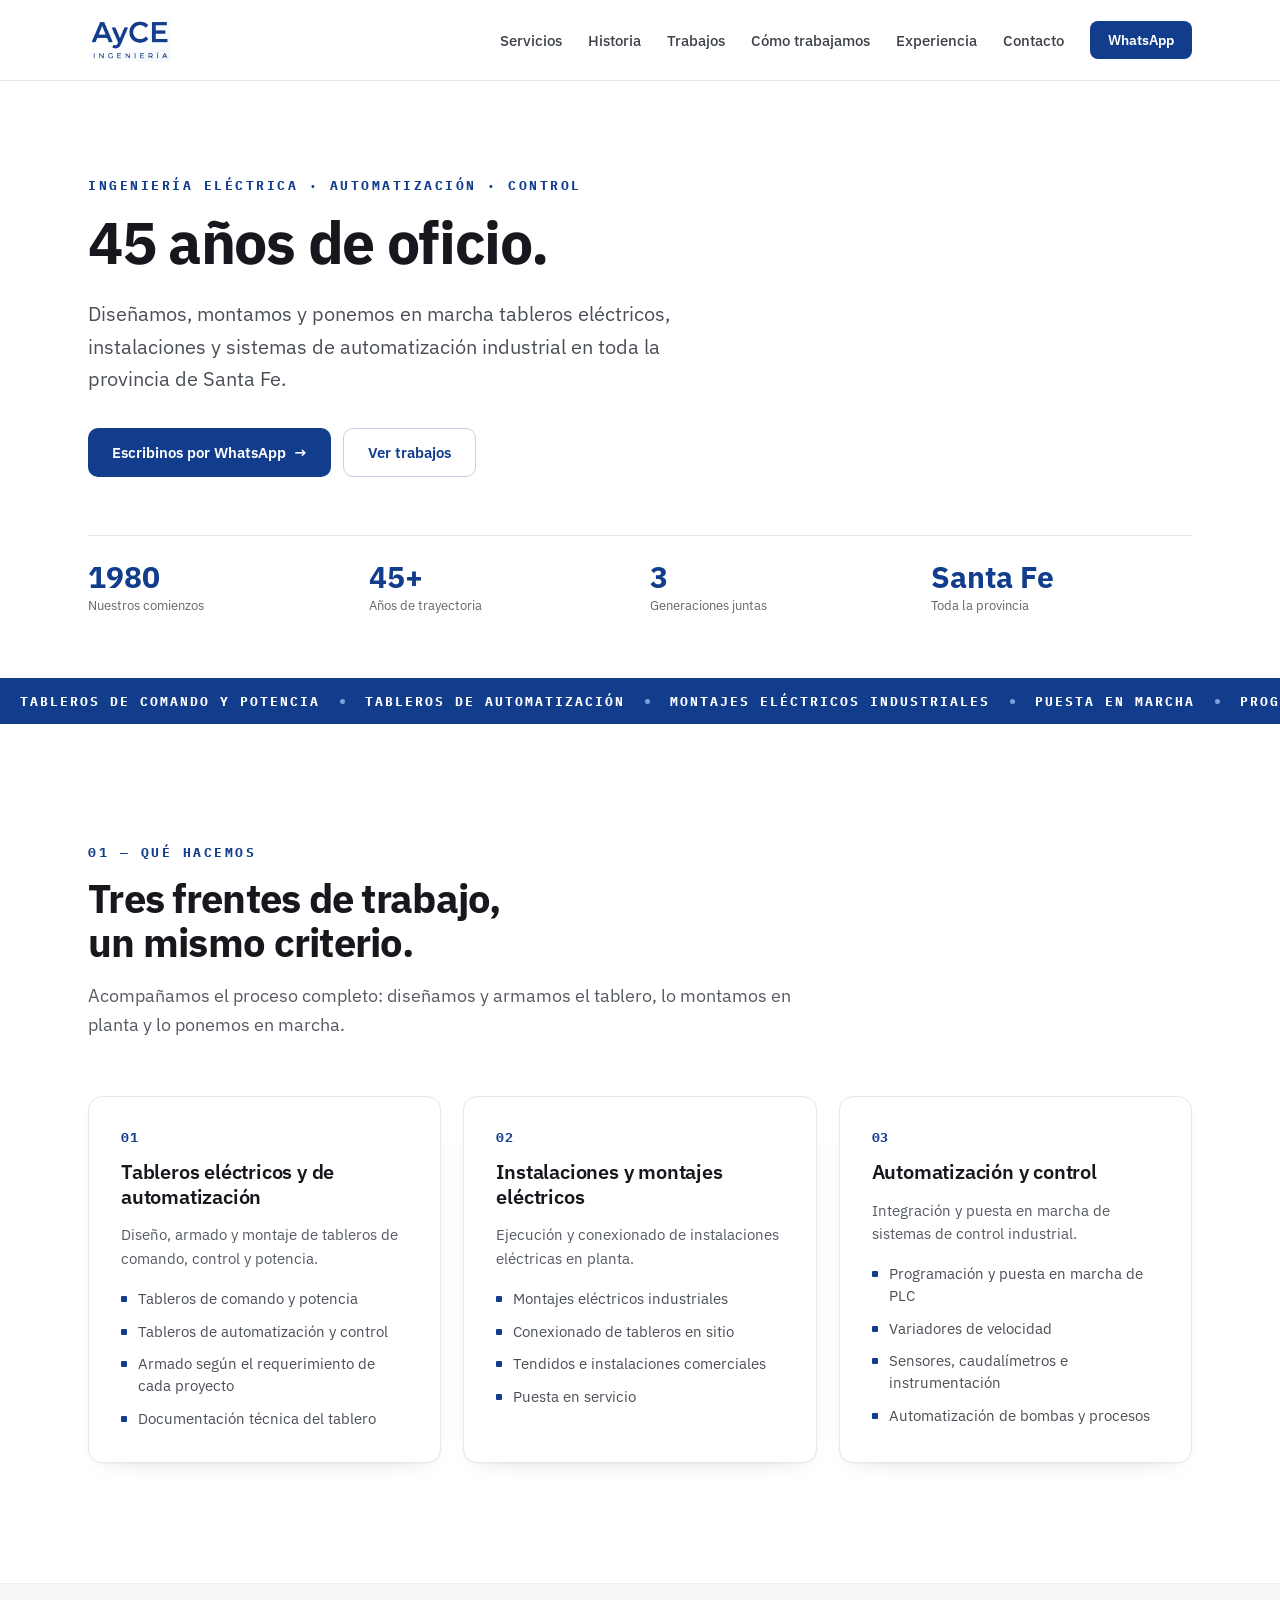
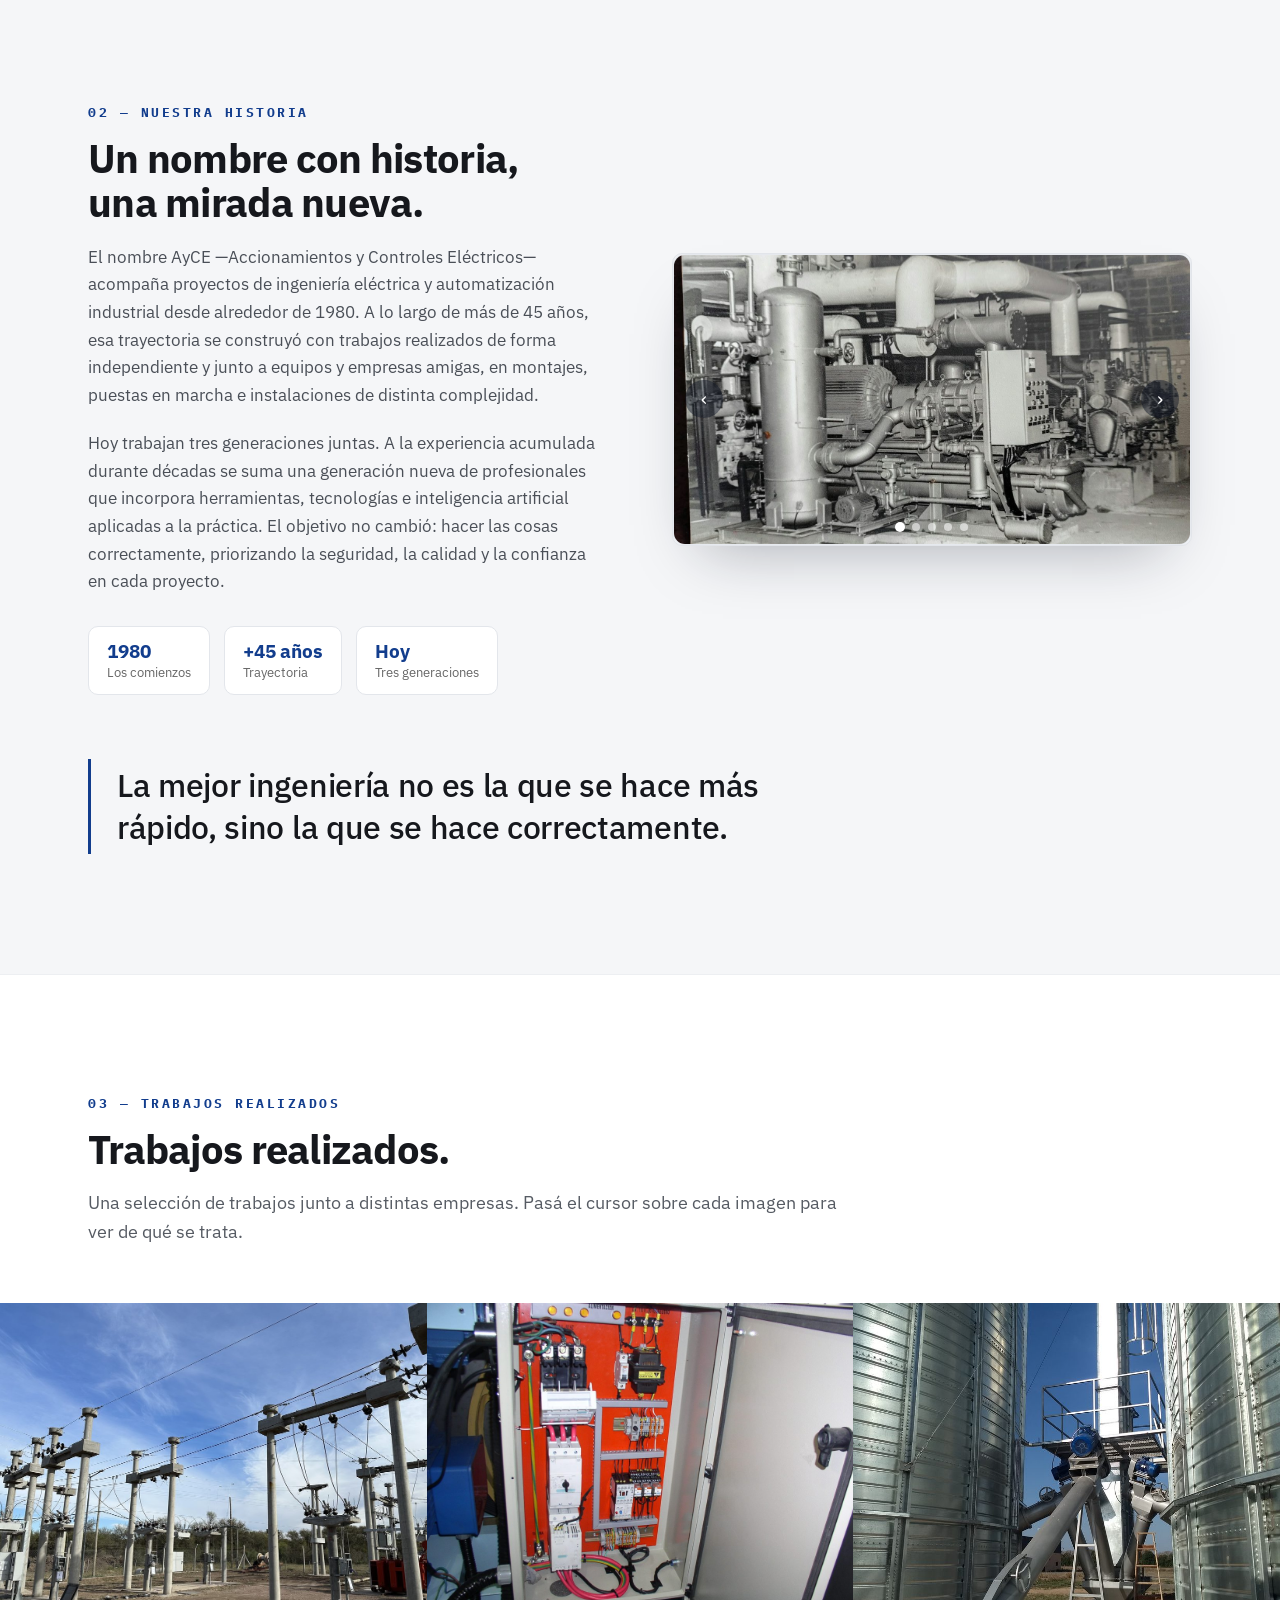
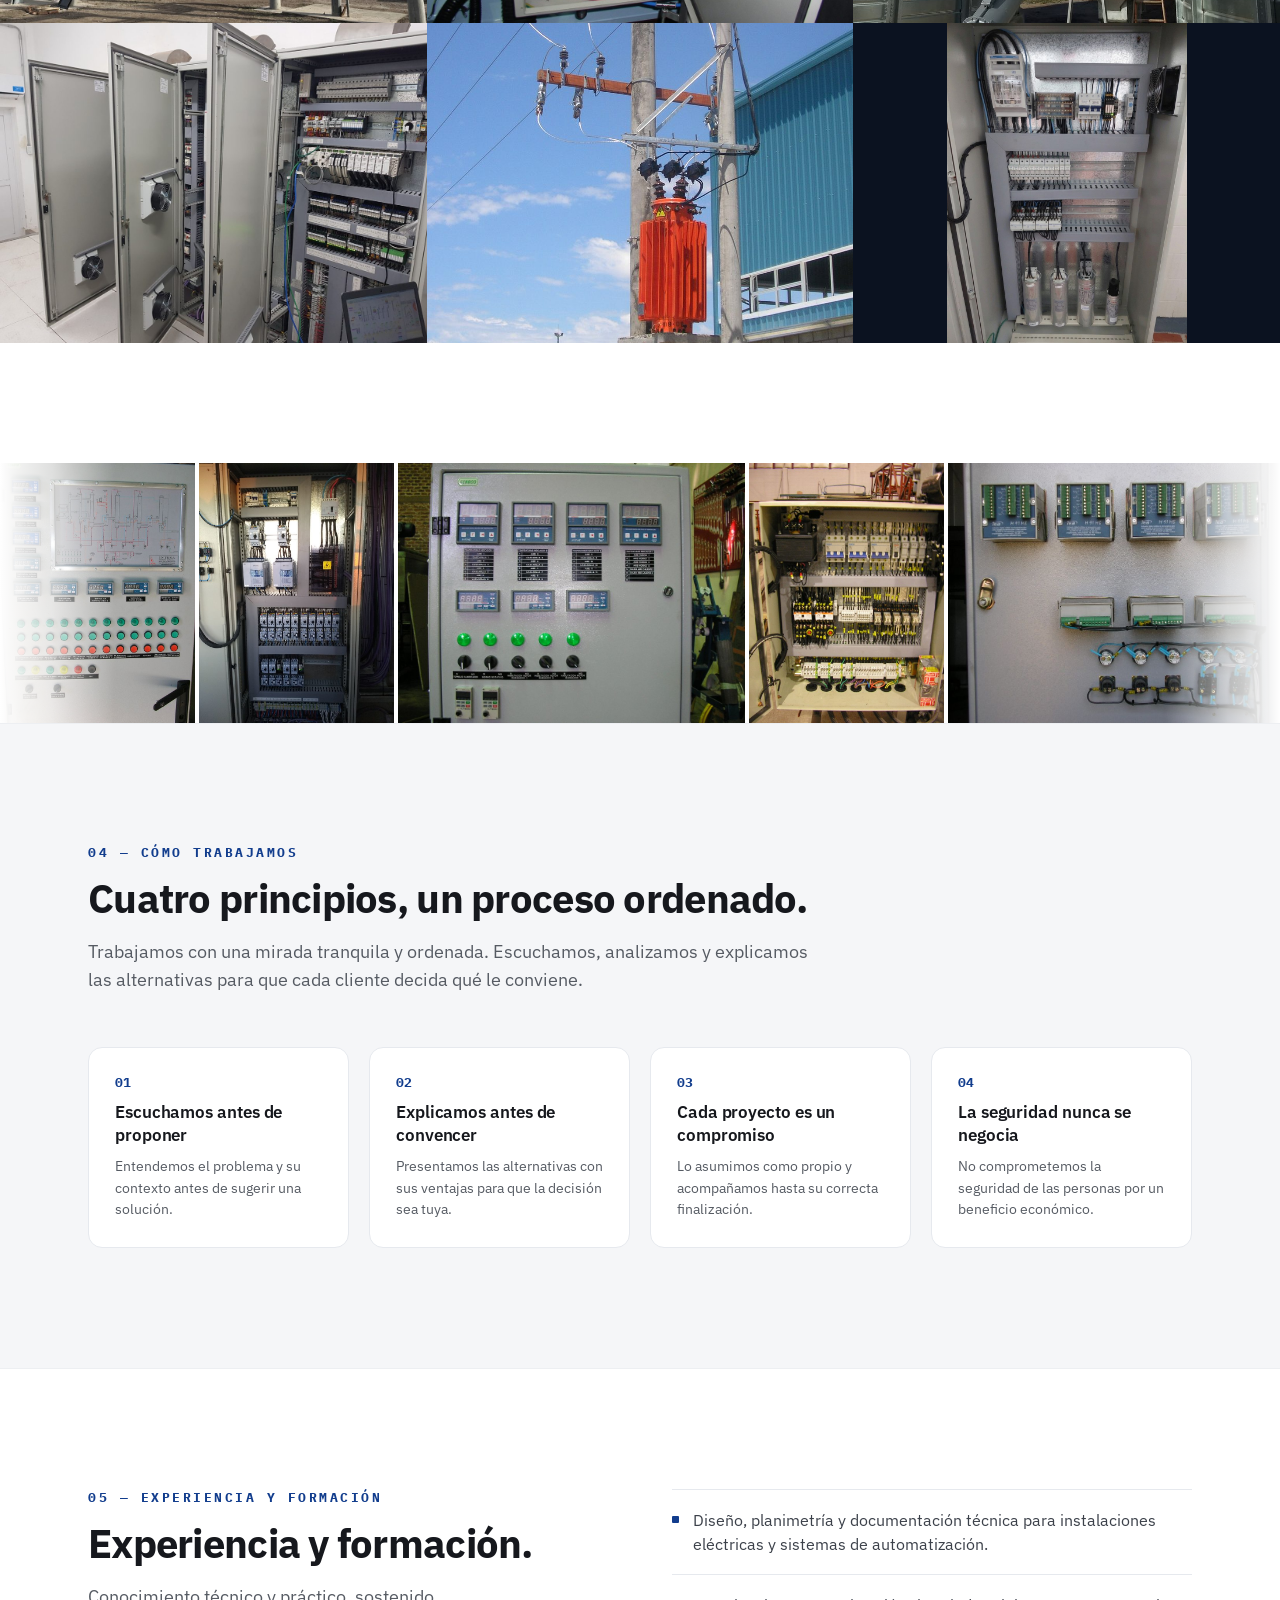
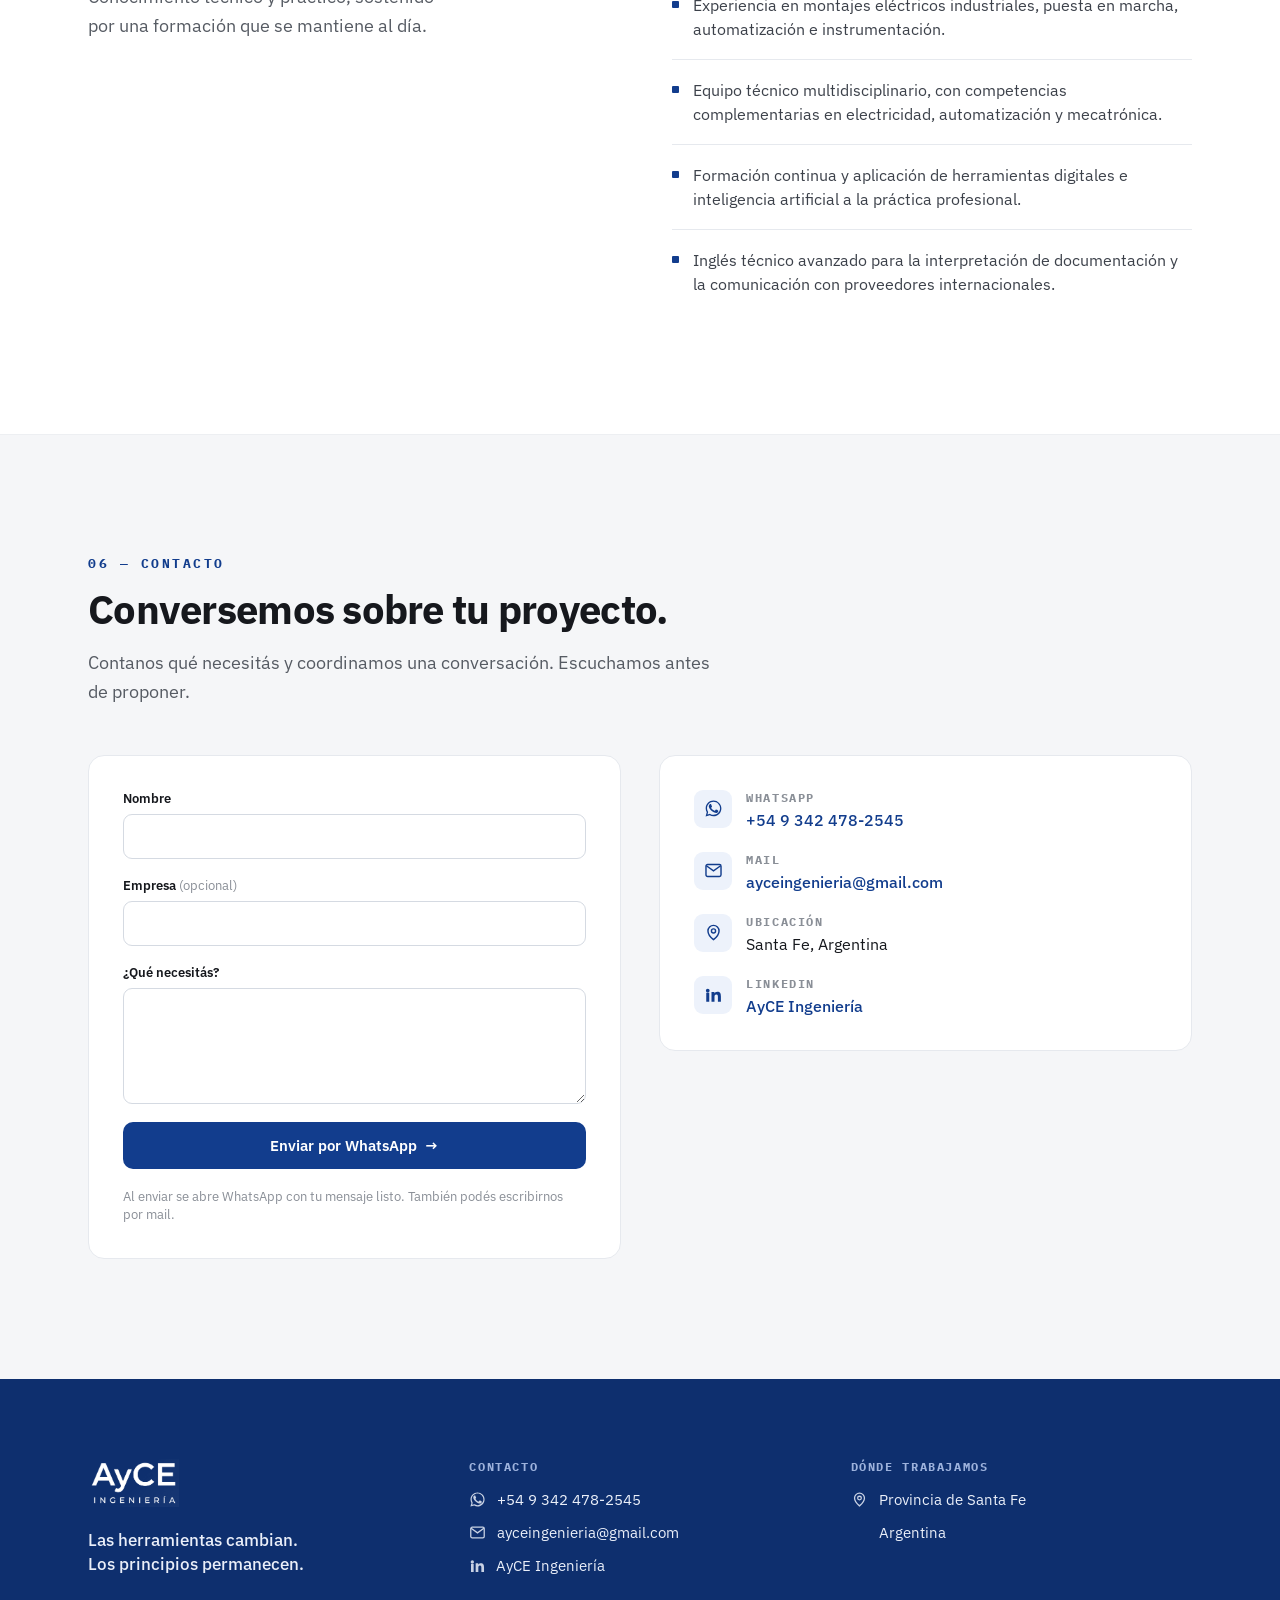
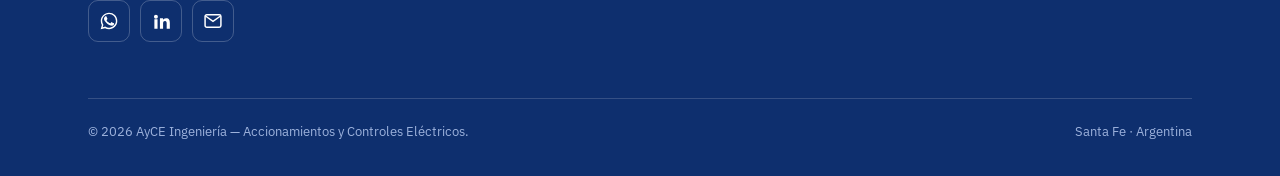
<file: index.html>
<!DOCTYPE html>
<html lang="es">
<head>
<meta charset="utf-8">
<meta name="viewport" content="width=device-width, initial-scale=1">
<title>AyCE Ingeniería — Ingeniería eléctrica y automatización en Santa Fe</title>
<meta name="description" content="Diseñamos, montamos y ponemos en marcha tableros eléctricos, instalaciones y sistemas de automatización industrial en la provincia de Santa Fe. 45 años de oficio, con las herramientas de hoy.">
<link rel="canonical" href="https://ayceingenieria.com.ar/">
<meta name="theme-color" content="#123D8D">

<meta property="og:type" content="website">
<meta property="og:locale" content="es_AR">
<meta property="og:site_name" content="AyCE Ingeniería">
<meta property="og:title" content="AyCE Ingeniería — Ingeniería eléctrica y automatización en Santa Fe">
<meta property="og:description" content="Tableros, instalaciones y automatización industrial en Santa Fe. 45 años de oficio, con las herramientas de hoy.">
<meta property="og:url" content="https://ayceingenieria.com.ar/">
<meta property="og:image" content="https://ayceingenieria.com.ar/assets/og-card-ayce.jpg">
<meta property="og:image:width" content="1200">
<meta property="og:image:height" content="630">
<meta name="twitter:card" content="summary_large_image">
<meta name="twitter:title" content="AyCE Ingeniería — Ingeniería eléctrica y automatización en Santa Fe">
<meta name="twitter:description" content="Tableros, instalaciones y automatización industrial en Santa Fe.">
<meta name="twitter:image" content="https://ayceingenieria.com.ar/assets/og-card-ayce.jpg">

<link rel="icon" type="image/png" sizes="32x32" href="assets/favicon-32.png">
<link rel="icon" type="image/png" sizes="512x512" href="assets/favicon-512.png">
<link rel="apple-touch-icon" href="assets/apple-touch-icon.png">

<script type="application/ld+json">{"@context":"https://schema.org","@type":"ProfessionalService","name":"AyCE Ingeniería","alternateName":"Accionamientos y Controles Eléctricos","description":"Ingeniería eléctrica, automatización y control industrial en la provincia de Santa Fe, Argentina. Tableros eléctricos y de automatización, instalaciones y montajes, puesta en marcha de sistemas de control.","url":"https://ayceingenieria.com.ar/","email":"ayceingenieria@gmail.com","telephone":"+5493424782545","areaServed":{"@type":"State","name":"Santa Fe, Argentina"},"address":{"@type":"PostalAddress","addressRegion":"Santa Fe","addressCountry":"AR"},"sameAs":["https://www.linkedin.com/company/ayce-ingeniería"],"knowsAbout":["Tableros eléctricos","Tableros de automatización","Automatización industrial","PLC","Variadores de velocidad","Instalaciones eléctricas","Puesta en marcha","Instrumentación"]}</script>

<link rel="preconnect" href="https://fonts.googleapis.com">
<link rel="preconnect" href="https://fonts.gstatic.com" crossorigin>
<link href="https://fonts.googleapis.com/css2?family=IBM+Plex+Mono:wght@400;500;700&family=IBM+Plex+Sans:wght@400;500;600;700&display=swap" rel="stylesheet">

<link rel="stylesheet" href="/styles.css">
</head>
<body>

<header>
  <div class="wrap nav">
    <a class="logo" href="#inicio" aria-label="AyCE Ingeniería — inicio">
      <img src="assets/logo-blue.png" alt="AyCE Ingeniería" width="1039" height="548">
    </a>
    <nav class="nav-desk" aria-label="Navegación principal">
      <a class="link" href="#servicios">Servicios</a>
      <a class="link" href="#historia">Historia</a>
      <a class="link" href="#trabajos">Trabajos</a>
      <a class="link" href="#proceso">Cómo trabajamos</a>
      <a class="link" href="#experiencia">Experiencia</a>
      <a class="link" href="#contacto">Contacto</a>
      <a class="nav-wa" href="https://wa.me/5493424782545?text=Hola%2C%20quisiera%20consultar%20por%20un%20proyecto." target="_blank" rel="noopener">WhatsApp</a>
    </nav>
    <button class="burger" type="button" id="burger" aria-label="Abrir menú" aria-expanded="false" aria-controls="menu-mob">
      <svg width="22" height="16" viewBox="0 0 22 16" aria-hidden="true"><rect y="0" width="22" height="2" rx="1" fill="#16181D"/><rect y="7" width="22" height="2" rx="1" fill="#16181D"/><rect y="14" width="22" height="2" rx="1" fill="#16181D"/></svg>
    </button>
  </div>
  <div class="menu-mob" id="menu-mob">
    <nav aria-label="Navegación móvil">
      <a href="#servicios">Servicios</a>
      <a href="#historia">Historia</a>
      <a href="#trabajos">Trabajos</a>
      <a href="#proceso">Cómo trabajamos</a>
      <a href="#experiencia">Experiencia</a>
      <a href="#contacto">Contacto</a>
      <a class="btn" href="https://wa.me/5493424782545?text=Hola%2C%20quisiera%20consultar%20por%20un%20proyecto." target="_blank" rel="noopener">Escribinos por WhatsApp</a>
    </nav>
  </div>
</header>

<main id="inicio">

  <section class="hero">
    <div class="wrap">
      <div class="hero-top" data-reveal>
        <p class="eyebrow">Ingeniería eléctrica · Automatización · Control</p>
        <h1>45 años de oficio.</h1>
        <p class="sub">Diseñamos, montamos y ponemos en marcha tableros eléctricos, instalaciones y sistemas de automatización industrial en toda la provincia de Santa Fe.</p>
        <div class="hero-ctas">
          <a class="btn" href="https://wa.me/5493424782545?text=Hola%2C%20quisiera%20consultar%20por%20un%20proyecto." target="_blank" rel="noopener">Escribinos por WhatsApp <span aria-hidden="true">→</span></a>
          <a class="btn btn-2" href="#trabajos">Ver trabajos</a>
        </div>
      </div>
      <div class="stats" data-reveal>
        <div><div class="n">1980</div><div class="l">Nuestros comienzos</div></div>
        <div><div class="n">45+</div><div class="l">Años de trayectoria</div></div>
        <div><div class="n">3</div><div class="l">Generaciones juntas</div></div>
        <div><div class="n">Santa&nbsp;Fe</div><div class="l">Toda la provincia</div></div>
      </div>
    </div>
  </section>

  <div class="ticker" role="marquee" aria-label="Especialidades de AyCE Ingeniería">
    <div class="ticker-track"><div class="ticker-group"><span class="ticker-item">Tableros de comando y potencia</span><span class="ticker-item">Tableros de automatización</span><span class="ticker-item">Montajes eléctricos industriales</span><span class="ticker-item">Puesta en marcha</span><span class="ticker-item">Programación de PLC</span><span class="ticker-item">Variadores de velocidad</span><span class="ticker-item">Instrumentación</span><span class="ticker-item">Control industrial</span><span class="ticker-item">Documentación técnica</span><span class="ticker-item">Santa Fe · Argentina</span></div><div class="ticker-group" aria-hidden="true"><span class="ticker-item">Tableros de comando y potencia</span><span class="ticker-item">Tableros de automatización</span><span class="ticker-item">Montajes eléctricos industriales</span><span class="ticker-item">Puesta en marcha</span><span class="ticker-item">Programación de PLC</span><span class="ticker-item">Variadores de velocidad</span><span class="ticker-item">Instrumentación</span><span class="ticker-item">Control industrial</span><span class="ticker-item">Documentación técnica</span><span class="ticker-item">Santa Fe · Argentina</span></div></div>
  </div>

  <section id="servicios" class="pad">
    <div class="wrap">
      <div data-reveal style="max-width:720px">
        <p class="eyebrow">01 — Qué hacemos</p>
        <h2>Tres frentes de trabajo, un mismo criterio.</h2>
        <p class="lede">Acompañamos el proceso completo: diseñamos y armamos el tablero, lo montamos en planta y lo ponemos en marcha.</p>
      </div>
      <div class="cards">
        <article class="card" data-reveal>
          <span class="n">01</span>
          <h3>Tableros eléctricos y de automatización</h3>
          <p>Diseño, armado y montaje de tableros de comando, control y potencia.</p>
          <ul>
            <li><span class="dot"></span><span>Tableros de comando y potencia</span></li>
            <li><span class="dot"></span><span>Tableros de automatización y control</span></li>
            <li><span class="dot"></span><span>Armado según el requerimiento de cada proyecto</span></li>
            <li><span class="dot"></span><span>Documentación técnica del tablero</span></li>
          </ul>
        </article>
        <article class="card" data-reveal>
          <span class="n">02</span>
          <h3>Instalaciones y montajes eléctricos</h3>
          <p>Ejecución y conexionado de instalaciones eléctricas en planta.</p>
          <ul>
            <li><span class="dot"></span><span>Montajes eléctricos industriales</span></li>
            <li><span class="dot"></span><span>Conexionado de tableros en sitio</span></li>
            <li><span class="dot"></span><span>Tendidos e instalaciones comerciales</span></li>
            <li><span class="dot"></span><span>Puesta en servicio</span></li>
          </ul>
        </article>
        <article class="card" data-reveal>
          <span class="n">03</span>
          <h3>Automatización y control</h3>
          <p>Integración y puesta en marcha de sistemas de control industrial.</p>
          <ul>
            <li><span class="dot"></span><span>Programación y puesta en marcha de PLC</span></li>
            <li><span class="dot"></span><span>Variadores de velocidad</span></li>
            <li><span class="dot"></span><span>Sensores, caudalímetros e instrumentación</span></li>
            <li><span class="dot"></span><span>Automatización de bombas y procesos</span></li>
          </ul>
        </article>
      </div>
    </div>
  </section>

  <section id="historia" class="pad gris">
    <div class="wrap">
      <div class="dos-col">
        <div class="hist" data-reveal>
          <p class="eyebrow">02 — Nuestra historia</p>
          <h2>Un nombre con historia, una mirada nueva.</h2>
          <p>El nombre AyCE —Accionamientos y Controles Eléctricos— acompaña proyectos de ingeniería eléctrica y automatización industrial desde alrededor de 1980. A lo largo de más de 45 años, esa trayectoria se construyó con trabajos realizados de forma independiente y junto a equipos y empresas amigas, en montajes, puestas en marcha e instalaciones de distinta complejidad.</p>
          <p>Hoy trabajan tres generaciones juntas. A la experiencia acumulada durante décadas se suma una generación nueva de profesionales que incorpora herramientas, tecnologías e inteligencia artificial aplicadas a la práctica. El objetivo no cambió: hacer las cosas correctamente, priorizando la seguridad, la calidad y la confianza en cada proyecto.</p>
          <div class="pills">
            <div class="pill"><div class="a">1980</div><div class="b">Los comienzos</div></div>
            <div class="pill"><div class="a">+45 años</div><div class="b">Trayectoria</div></div>
            <div class="pill"><div class="a">Hoy</div><div class="b">Tres generaciones</div></div>
          </div>
        </div>
        <div class="hist-carousel" data-reveal aria-roledescription="carrusel" aria-label="Fotos históricas de AyCE Ingeniería">
          <div class="hist-track" id="histTrack">
            <figure class="hist-slide"><img src="fotos_historia/historia-01.jpg" loading="lazy" alt="Sala de máquinas industrial con compresores y tableros, foto de archivo de AyCE Ingeniería"></figure>
            <figure class="hist-slide"><img src="fotos_historia/historia-02.jpg" loading="lazy" alt="Detalle de compresor industrial con tablero de instrumentos, foto de archivo de AyCE Ingeniería"></figure>
            <figure class="hist-slide"><img src="fotos_historia/historia-03.jpg" loading="lazy" alt="Puesta en marcha de un sistema con controlador y computadora, foto de archivo de AyCE Ingeniería"></figure>
            <figure class="hist-slide"><img src="fotos_historia/historia-05.jpg" loading="lazy" alt="Oficina de dibujo técnico con planos y equipo de trabajo, foto de archivo de AyCE Ingeniería"></figure>
            <figure class="hist-slide vertical"><img src="fotos_historia/historia-06.jpg" loading="lazy" alt="Trabajo en planta con computadora portátil, foto de archivo de AyCE Ingeniería"></figure>
          </div>
          <button class="hist-arrow prev" type="button" id="histPrev" aria-label="Foto anterior">‹</button>
          <button class="hist-arrow next" type="button" id="histNext" aria-label="Foto siguiente">›</button>
          <div class="hist-dots" id="histDots" role="tablist" aria-label="Seleccionar foto"></div>
        </div>
      </div>
      <blockquote data-reveal>La mejor ingeniería no es la que se hace más rápido, sino la que se hace correctamente.</blockquote>
    </div>
  </section>

  <section id="trabajos" class="pad">
    <div class="wrap">
      <div data-reveal style="max-width:760px">
        <p class="eyebrow">03 — Trabajos realizados</p>
        <h2>Trabajos realizados.</h2>
        <p class="lede">Una selección de trabajos junto a distintas empresas. Pasá el cursor sobre cada imagen para ver de qué se trata.</p>
      </div>
      <div class="flip-grid">
        <div class="flip-card" data-reveal tabindex="0">
          <div class="flip-inner">
            <div class="flip-front">
              <img src="fotos/vfm-set-curupayti.jpg" loading="lazy" alt="Subestación transformadora 33/13,2 kV Curupaytí, obra junto a VFM">
            </div>
            <div class="flip-back">
              <h3>VFM — S.E.T. 33/13,2 kV Curupaytí</h3>
              <p>Del armado de los tableros en taller a la puesta en marcha en campo.</p>
              <a class="flip-back-link" href="/trabajos/vfm-curupayti/">Ver proyecto completo <span aria-hidden="true">→</span></a>
            </div>
          </div>
        </div>
        <div class="flip-card" data-reveal tabindex="0">
          <div class="flip-inner">
            <div class="flip-front">
              <img src="fotos/simes-arrancador-suave.jpg" loading="lazy" alt="Tablero con arrancador suave para motores, obra junto a Simes">
            </div>
            <div class="flip-back">
              <h3>SIMES — Arrancador suave</h3>
              <p>Diseño, armado y conexionado de tablero para el comando y protección de motores, incorporando arrancador suave para optimizar el arranque y reducir los esfuerzos sobre la instalación.</p>
            </div>
          </div>
        </div>
        <div class="flip-card" data-reveal tabindex="0">
          <div class="flip-inner">
            <div class="flip-front">
              <img src="fotos/nateco-tanques-silos.jpg" loading="lazy" alt="Tablero de control y maniobra de tanques y silos, obra junto a Nateco">
            </div>
            <div class="flip-back">
              <h3>NATECO — Tanques / silos</h3>
              <p>Diseño, armado y conexionado de tablero para el control y maniobra de equipos en tanques silos, integrando protecciones, señalización y elementos de comando.</p>
            </div>
          </div>
        </div>
        <div class="flip-card" data-reveal tabindex="0">
          <div class="flip-inner">
            <div class="flip-front">
              <img src="fotos/tableros-ayce.jpg" loading="lazy" alt="Tableros eléctricos diseñados y armados por AyCE Ingeniería">
            </div>
            <div class="flip-back">
              <h3>Tableros AyCE</h3>
              <p>Tableros diseñados, armados y ejecutados con una mirada técnica, ordenada y responsable.</p>
            </div>
          </div>
        </div>
        <div class="flip-card" data-reveal tabindex="0">
          <div class="flip-inner">
            <div class="flip-front">
              <img src="fotos/asema-transformador.jpg" loading="lazy" style="object-position:center 65%" alt="Transformador de ingreso a planta, obra junto a Asema">
            </div>
            <div class="flip-back">
              <h3>ASEMA — Transformador de ingreso</h3>
              <p>Cálculo, proyección y dimensionamiento del transformador de ingreso a planta, considerando las necesidades de potencia y las condiciones de operación de la instalación.</p>
            </div>
          </div>
        </div>
      <div class="flip-card" data-reveal tabindex="0">
          <div class="flip-inner">
            <div class="flip-front contain">
              <img src="fotos/ovoalfa-factor-potencia.jpg" loading="lazy" alt="Tablero de corrección del factor de potencia, obra junto a Ovoalfa">
            </div>
            <div class="flip-back">
              <h3>OVOALFA — Corrección del factor de potencia</h3>
              <p>Diagnóstico de la instalación y adecuación del sistema de compensación de energía reactiva, con el objetivo de mejorar el factor de potencia y optimizar el funcionamiento de la instalación eléctrica.</p>
            </div>
          </div>
        </div>
        </div>
    </div>
  </section>

  <div class="foto-ticker" role="marquee" aria-label="Fotos de tableros en obra">
    <div class="foto-ticker-track">
      <div class="foto-ticker-group">
        <div class="foto-ticker-item"><img src="fotos_ticker/ticker-01.jpg" loading="lazy" alt="Tablero eléctrico en obra"></div>
        <div class="foto-ticker-item"><img src="fotos_ticker/ticker-02.jpg" loading="lazy" alt="Tablero eléctrico en obra"></div>
        <div class="foto-ticker-item"><img src="fotos_ticker/ticker-03.jpg" loading="lazy" alt="Tablero eléctrico en obra"></div>
        <div class="foto-ticker-item"><img src="fotos_ticker/ticker-04.jpg" loading="lazy" alt="Tablero eléctrico en obra"></div>
        <div class="foto-ticker-item"><img src="fotos_ticker/ticker-05.jpg" loading="lazy" alt="Tablero eléctrico en obra"></div>
        <div class="foto-ticker-item"><img src="fotos_ticker/ticker-06.jpg" loading="lazy" alt="Tablero eléctrico en obra"></div>
        <div class="foto-ticker-item"><img src="fotos_ticker/ticker-07.jpg" loading="lazy" alt="Tablero eléctrico en obra"></div>
        <div class="foto-ticker-item"><img src="fotos_ticker/ticker-08.jpg" loading="lazy" alt="Tablero eléctrico en obra"></div>
        <div class="foto-ticker-item"><img src="fotos_ticker/ticker-09.jpg" loading="lazy" alt="Tablero eléctrico en obra"></div>
        <div class="foto-ticker-item"><img src="fotos_ticker/ticker-10.jpg" loading="lazy" alt="Tablero eléctrico en obra"></div>
        <div class="foto-ticker-item"><img src="fotos_ticker/ticker-11.jpg" loading="lazy" alt="Tablero eléctrico en obra"></div>
        <div class="foto-ticker-item"><img src="fotos_ticker/ticker-12.jpg" loading="lazy" alt="Tablero eléctrico en obra"></div>
        <div class="foto-ticker-item"><img src="fotos_ticker/ticker-13.jpg" loading="lazy" alt="Tablero eléctrico en obra"></div>
        <div class="foto-ticker-item"><img src="fotos_ticker/ticker-14.jpg" loading="lazy" alt="Tablero eléctrico en obra"></div>
      </div>
      <div class="foto-ticker-group" aria-hidden="true">
        <div class="foto-ticker-item"><img src="fotos_ticker/ticker-01.jpg" loading="lazy" alt=""></div>
        <div class="foto-ticker-item"><img src="fotos_ticker/ticker-02.jpg" loading="lazy" alt=""></div>
        <div class="foto-ticker-item"><img src="fotos_ticker/ticker-03.jpg" loading="lazy" alt=""></div>
        <div class="foto-ticker-item"><img src="fotos_ticker/ticker-04.jpg" loading="lazy" alt=""></div>
        <div class="foto-ticker-item"><img src="fotos_ticker/ticker-05.jpg" loading="lazy" alt=""></div>
        <div class="foto-ticker-item"><img src="fotos_ticker/ticker-06.jpg" loading="lazy" alt=""></div>
        <div class="foto-ticker-item"><img src="fotos_ticker/ticker-07.jpg" loading="lazy" alt=""></div>
        <div class="foto-ticker-item"><img src="fotos_ticker/ticker-08.jpg" loading="lazy" alt=""></div>
        <div class="foto-ticker-item"><img src="fotos_ticker/ticker-09.jpg" loading="lazy" alt=""></div>
        <div class="foto-ticker-item"><img src="fotos_ticker/ticker-10.jpg" loading="lazy" alt=""></div>
        <div class="foto-ticker-item"><img src="fotos_ticker/ticker-11.jpg" loading="lazy" alt=""></div>
        <div class="foto-ticker-item"><img src="fotos_ticker/ticker-12.jpg" loading="lazy" alt=""></div>
        <div class="foto-ticker-item"><img src="fotos_ticker/ticker-13.jpg" loading="lazy" alt=""></div>
        <div class="foto-ticker-item"><img src="fotos_ticker/ticker-14.jpg" loading="lazy" alt=""></div>
      </div>
    </div>
  </div>

  <section id="proceso" class="pad gris">
    <div class="wrap">
      <div data-reveal style="max-width:720px">
        <p class="eyebrow">04 — Cómo trabajamos</p>
        <h2>Cuatro principios, un proceso ordenado.</h2>
        <p class="lede">Trabajamos con una mirada tranquila y ordenada. Escuchamos, analizamos y explicamos las alternativas para que cada cliente decida qué le conviene.</p>
      </div>
      <div class="pcards">
        <div class="pcard" data-reveal><span class="n">01</span><h3>Escuchamos antes de proponer</h3><p>Entendemos el problema y su contexto antes de sugerir una solución.</p></div>
        <div class="pcard" data-reveal><span class="n">02</span><h3>Explicamos antes de convencer</h3><p>Presentamos las alternativas con sus ventajas para que la decisión sea tuya.</p></div>
        <div class="pcard" data-reveal><span class="n">03</span><h3>Cada proyecto es un compromiso</h3><p>Lo asumimos como propio y acompañamos hasta su correcta finalización.</p></div>
        <div class="pcard" data-reveal><span class="n">04</span><h3>La seguridad nunca se negocia</h3><p>No comprometemos la seguridad de las personas por un beneficio económico.</p></div>
      </div>
    </div>
  </section>

  <section id="experiencia" class="pad">
    <div class="wrap dos-col" style="align-items:start">
      <div data-reveal>
        <p class="eyebrow">05 — Experiencia y formación</p>
        <h2>Experiencia y formación.</h2>
        <p class="lede" style="max-width:32ch">Conocimiento técnico y práctico, sostenido por una formación que se mantiene al día.</p>
      </div>
      <div data-reveal>
        <ul class="form-list">
          <li><span class="dot"></span><span>Diseño, planimetría y documentación técnica para instalaciones eléctricas y sistemas de automatización.</span></li>
          <li><span class="dot"></span><span>Experiencia en montajes eléctricos industriales, puesta en marcha, automatización e instrumentación.</span></li>
          <li><span class="dot"></span><span>Equipo técnico multidisciplinario, con competencias complementarias en electricidad, automatización y mecatrónica.</span></li>
          <li><span class="dot"></span><span>Formación continua y aplicación de herramientas digitales e inteligencia artificial a la práctica profesional.</span></li>
          <li><span class="dot"></span><span>Inglés técnico avanzado para la interpretación de documentación y la comunicación con proveedores internacionales.</span></li>
        </ul>
      </div>
    </div>
  </section>

  <section id="contacto" class="pad gris" style="border-bottom:none">
    <div class="wrap">
      <div data-reveal style="max-width:720px">
        <p class="eyebrow">06 — Contacto</p>
        <h2>Conversemos sobre tu proyecto.</h2>
        <p class="lede">Contanos qué necesitás y coordinamos una conversación. Escuchamos antes de proponer.</p>
      </div>
      <div class="contacto-grid">
        <form class="caja" data-reveal id="form-wa">
          <div class="campo">
            <label for="f-nombre">Nombre</label>
            <input id="f-nombre" name="nombre" type="text" required autocomplete="name">
          </div>
          <div class="campo">
            <label for="f-empresa">Empresa <span>(opcional)</span></label>
            <input id="f-empresa" name="empresa" type="text" autocomplete="organization">
          </div>
          <div class="campo">
            <label for="f-necesita">¿Qué necesitás?</label>
            <textarea id="f-necesita" name="necesita" rows="4" required></textarea>
          </div>
          <button class="btn" type="submit">Enviar por WhatsApp <span aria-hidden="true">→</span></button>
          <p class="nota">Al enviar se abre WhatsApp con tu mensaje listo. También podés escribirnos por mail.</p>
        </form>
        <div class="datos" data-reveal>
          <div class="dato-item">
            <span class="dato-ico" aria-hidden="true"><svg width="19" height="19" viewBox="0 0 24 24" fill="currentColor"><path d="M17.47 14.38c-.3-.15-1.75-.86-2.02-.96-.27-.1-.47-.15-.67.15-.2.3-.77.96-.94 1.16-.17.2-.35.22-.64.07-.3-.15-1.25-.46-2.38-1.47-.88-.78-1.47-1.75-1.65-2.05-.17-.3-.02-.46.13-.6.13-.13.3-.35.45-.52.15-.17.2-.3.3-.5.1-.2.05-.37-.03-.52-.07-.15-.67-1.6-.92-2.2-.24-.58-.48-.5-.67-.5h-.57c-.2 0-.52.07-.79.37s-1.04 1.02-1.04 2.48 1.07 2.88 1.22 3.08c.15.2 2.1 3.2 5.08 4.49.71.3 1.26.49 1.69.63.71.22 1.36.19 1.87.12.57-.09 1.75-.72 2-1.41.25-.7.25-1.29.17-1.41-.07-.13-.27-.2-.57-.35zM12.04 2C6.58 2 2.13 6.45 2.13 11.91c0 1.75.46 3.45 1.32 4.95L2 22l5.25-1.38a9.87 9.87 0 004.79 1.22h.01c5.46 0 9.91-4.45 9.91-9.91 0-2.65-1.03-5.14-2.9-7.01A9.82 9.82 0 0012.04 2zm0 18.02h-.01a8.2 8.2 0 01-4.18-1.15l-.3-.18-3.11.82.83-3.04-.2-.31a8.16 8.16 0 01-1.25-4.35c0-4.54 3.7-8.24 8.24-8.24 2.2 0 4.27.86 5.83 2.42a8.19 8.19 0 012.41 5.83c0 4.54-3.7 8.2-8.26 8.2z"/></svg></span>
            <div><div class="dato-lab">WhatsApp</div><a class="dato-val" style="color:var(--azul);font-weight:500" href="https://wa.me/5493424782545?text=Hola%2C%20quisiera%20consultar%20por%20un%20proyecto." target="_blank" rel="noopener">+54 9 342 478-2545</a></div>
          </div>
          <div class="dato-item">
            <span class="dato-ico" aria-hidden="true"><svg width="19" height="19" viewBox="0 0 24 24" fill="none" stroke="currentColor" stroke-width="1.8"><rect x="2.5" y="4.5" width="19" height="15" rx="2"/><path d="M3 6l9 6.5L21 6"/></svg></span>
            <div><div class="dato-lab">Mail</div><a class="dato-val" style="color:var(--azul);font-weight:500;word-break:break-all" href="mailto:ayceingenieria@gmail.com">ayceingenieria@gmail.com</a></div>
          </div>
          <div class="dato-item">
            <span class="dato-ico" aria-hidden="true"><svg width="19" height="19" viewBox="0 0 24 24" fill="none" stroke="currentColor" stroke-width="1.8"><path d="M12 21s7-5.5 7-11a7 7 0 10-14 0c0 5.5 7 11 7 11z"/><circle cx="12" cy="10" r="2.6"/></svg></span>
            <div><div class="dato-lab">Ubicación</div><div class="dato-val">Santa Fe, Argentina</div></div>
          </div>
          <div class="dato-item">
            <span class="dato-ico" aria-hidden="true"><svg width="18" height="18" viewBox="0 0 24 24" fill="currentColor"><path d="M4.98 3.5a2.5 2.5 0 100 5 2.5 2.5 0 000-5zM3 21h4V9H3v12zM10 21h4v-6.4c0-1.7.32-3.35 2.43-3.35 2.08 0 2.11 1.95 2.11 3.46V21h4v-7.1c0-3.47-.75-6.14-4.8-6.14-1.95 0-3.26 1.07-3.8 2.08h-.05V8H10v13z"/></svg></span>
            <div><div class="dato-lab">LinkedIn</div><a class="dato-val" style="color:var(--azul);font-weight:500" href="https://www.linkedin.com/company/ayce-ingeniería" target="_blank" rel="noopener">AyCE Ingeniería</a></div>
          </div>
        </div>
      </div>
    </div>
  </section>

</main>

<footer>
  <div class="wrap">
    <div class="f-grid">
      <div>
        <img class="f-logo" src="assets/logo-white.png" alt="AyCE Ingeniería" width="1039" height="548">
        <p class="f-claim">Las herramientas cambian. Los principios permanecen.</p>
        <div class="f-social">
          <a href="https://wa.me/5493424782545?text=Hola%2C%20quisiera%20consultar%20por%20un%20proyecto." target="_blank" rel="noopener" aria-label="WhatsApp"><svg width="20" height="20" viewBox="0 0 24 24" fill="currentColor"><path d="M17.47 14.38c-.3-.15-1.75-.86-2.02-.96-.27-.1-.47-.15-.67.15-.2.3-.77.96-.94 1.16-.17.2-.35.22-.64.07-.3-.15-1.25-.46-2.38-1.47-.88-.78-1.47-1.75-1.65-2.05-.17-.3-.02-.46.13-.6.13-.13.3-.35.45-.52.15-.17.2-.3.3-.5.1-.2.05-.37-.03-.52-.07-.15-.67-1.6-.92-2.2-.24-.58-.48-.5-.67-.5h-.57c-.2 0-.52.07-.79.37s-1.04 1.02-1.04 2.48 1.07 2.88 1.22 3.08c.15.2 2.1 3.2 5.08 4.49.71.3 1.26.49 1.69.63.71.22 1.36.19 1.87.12.57-.09 1.75-.72 2-1.41.25-.7.25-1.29.17-1.41-.07-.13-.27-.2-.57-.35zM12.04 2C6.58 2 2.13 6.45 2.13 11.91c0 1.75.46 3.45 1.32 4.95L2 22l5.25-1.38a9.87 9.87 0 004.79 1.22h.01c5.46 0 9.91-4.45 9.91-9.91 0-2.65-1.03-5.14-2.9-7.01A9.82 9.82 0 0012.04 2zm0 18.02h-.01a8.2 8.2 0 01-4.18-1.15l-.3-.18-3.11.82.83-3.04-.2-.31a8.16 8.16 0 01-1.25-4.35c0-4.54 3.7-8.24 8.24-8.24 2.2 0 4.27.86 5.83 2.42a8.19 8.19 0 012.41 5.83c0 4.54-3.7 8.2-8.26 8.2z"/></svg></a>
          <a href="https://www.linkedin.com/company/ayce-ingeniería" target="_blank" rel="noopener" aria-label="LinkedIn"><svg width="19" height="19" viewBox="0 0 24 24" fill="currentColor"><path d="M4.98 3.5a2.5 2.5 0 100 5 2.5 2.5 0 000-5zM3 21h4V9H3v12zM10 21h4v-6.4c0-1.7.32-3.35 2.43-3.35 2.08 0 2.11 1.95 2.11 3.46V21h4v-7.1c0-3.47-.75-6.14-4.8-6.14-1.95 0-3.26 1.07-3.8 2.08h-.05V8H10v13z"/></svg></a>
          <a href="mailto:ayceingenieria@gmail.com" aria-label="Enviar mail"><svg width="20" height="20" viewBox="0 0 24 24" fill="none" stroke="currentColor" stroke-width="1.8"><rect x="2.5" y="4.5" width="19" height="15" rx="2"/><path d="M3 6l9 6.5L21 6"/></svg></a>
        </div>
      </div>
      <div>
        <div class="f-tit">Contacto</div>
        <div class="f-links">
          <a class="f-link" href="https://wa.me/5493424782545?text=Hola%2C%20quisiera%20consultar%20por%20un%20proyecto." target="_blank" rel="noopener"><svg width="17" height="17" viewBox="0 0 24 24" fill="currentColor"><path d="M17.47 14.38c-.3-.15-1.75-.86-2.02-.96-.27-.1-.47-.15-.67.15-.2.3-.77.96-.94 1.16-.17.2-.35.22-.64.07-.3-.15-1.25-.46-2.38-1.47-.88-.78-1.47-1.75-1.65-2.05-.17-.3-.02-.46.13-.6.13-.13.3-.35.45-.52.15-.17.2-.3.3-.5.1-.2.05-.37-.03-.52-.07-.15-.67-1.6-.92-2.2-.24-.58-.48-.5-.67-.5h-.57c-.2 0-.52.07-.79.37s-1.04 1.02-1.04 2.48 1.07 2.88 1.22 3.08c.15.2 2.1 3.2 5.08 4.49.71.3 1.26.49 1.69.63.71.22 1.36.19 1.87.12.57-.09 1.75-.72 2-1.41.25-.7.25-1.29.17-1.41-.07-.13-.27-.2-.57-.35zM12.04 2C6.58 2 2.13 6.45 2.13 11.91c0 1.75.46 3.45 1.32 4.95L2 22l5.25-1.38a9.87 9.87 0 004.79 1.22h.01c5.46 0 9.91-4.45 9.91-9.91 0-2.65-1.03-5.14-2.9-7.01A9.82 9.82 0 0012.04 2zm0 18.02h-.01a8.2 8.2 0 01-4.18-1.15l-.3-.18-3.11.82.83-3.04-.2-.31a8.16 8.16 0 01-1.25-4.35c0-4.54 3.7-8.24 8.24-8.24 2.2 0 4.27.86 5.83 2.42a8.19 8.19 0 012.41 5.83c0 4.54-3.7 8.2-8.26 8.2z"/></svg>+54 9 342 478-2545</a>
          <a class="f-link" href="mailto:ayceingenieria@gmail.com"><svg width="17" height="17" viewBox="0 0 24 24" fill="none" stroke="currentColor" stroke-width="1.8"><rect x="2.5" y="4.5" width="19" height="15" rx="2"/><path d="M3 6l9 6.5L21 6"/></svg>ayceingenieria@gmail.com</a>
          <a class="f-link" href="https://www.linkedin.com/company/ayce-ingeniería" target="_blank" rel="noopener"><svg width="16" height="16" viewBox="0 0 24 24" fill="currentColor"><path d="M4.98 3.5a2.5 2.5 0 100 5 2.5 2.5 0 000-5zM3 21h4V9H3v12zM10 21h4v-6.4c0-1.7.32-3.35 2.43-3.35 2.08 0 2.11 1.95 2.11 3.46V21h4v-7.1c0-3.47-.75-6.14-4.8-6.14-1.95 0-3.26 1.07-3.8 2.08h-.05V8H10v13z"/></svg>AyCE Ingeniería</a>
        </div>
      </div>
      <div>
        <div class="f-tit">Dónde trabajamos</div>
        <div class="f-links">
          <span class="f-link"><svg width="17" height="17" viewBox="0 0 24 24" fill="none" stroke="currentColor" stroke-width="1.8"><path d="M12 21s7-5.5 7-11a7 7 0 10-14 0c0 5.5 7 11 7 11z"/><circle cx="12" cy="10" r="2.6"/></svg>Provincia de Santa Fe</span>
          <span class="f-link" style="padding-left:28px">Argentina</span>
        </div>
      </div>
    </div>
    <div class="f-bottom">
      <span>© <span id="year">2026</span> AyCE Ingeniería — Accionamientos y Controles Eléctricos.</span>
      <span>Santa Fe · Argentina</span>
    </div>
  </div>
</footer>

<script>
(function(){
  var WA = '5493424782545';

  // año
  document.getElementById('year').textContent = new Date().getFullYear();

  // menú móvil
  var burger = document.getElementById('burger'), menu = document.getElementById('menu-mob');
  burger.addEventListener('click', function(){
    var open = menu.classList.toggle('open');
    burger.setAttribute('aria-expanded', open ? 'true' : 'false');
    burger.setAttribute('aria-label', open ? 'Cerrar menú' : 'Abrir menú');
  });
  menu.querySelectorAll('a').forEach(function(a){
    a.addEventListener('click', function(){
      menu.classList.remove('open');
      burger.setAttribute('aria-expanded','false');
    });
  });

  var rm = window.matchMedia('(prefers-reduced-motion: reduce)').matches;

  // formulario -> WhatsApp
  document.getElementById('form-wa').addEventListener('submit', function(e){
    e.preventDefault();
    var n = document.getElementById('f-nombre').value.trim();
    var emp = document.getElementById('f-empresa').value.trim();
    var q = document.getElementById('f-necesita').value.trim();
    var msg = 'Hola, soy ' + n + (emp ? ' de ' + emp : '') + '.\n\n' + q;
    window.open('https://wa.me/' + WA + '?text=' + encodeURIComponent(msg), '_blank', 'noopener');
  });

  // desplazamiento suave en enlaces internos (respeta la preferencia de movimiento reducido)
  document.querySelectorAll('a[href^="#"]').forEach(function(a){
    a.addEventListener('click', function(ev){
      var id = a.getAttribute('href');
      if(id === '#' || id.length < 2) return;
      var target = document.querySelector(id);
      if(!target) return;
      ev.preventDefault();
      var header = document.querySelector('header');
      var offset = (header ? header.offsetHeight : 80) + 16;
      var y = target.getBoundingClientRect().top + window.pageYOffset - offset;
      window.scrollTo({ top: y, behavior: rm ? 'auto' : 'smooth' });
      if(history.replaceState) history.replaceState(null, '', id);
    });
  });

  // reveal al hacer scroll
  var els = document.querySelectorAll('[data-reveal]');
  if('IntersectionObserver' in window && !rm){
    var io = new IntersectionObserver(function(entries){
      entries.forEach(function(en){
        if(en.isIntersecting){ en.target.classList.add('vis'); io.unobserve(en.target); }
      });
    }, { rootMargin: '0px 0px -8% 0px', threshold: 0.06 });
    els.forEach(function(el){ io.observe(el); });
  } else {
    els.forEach(function(el){ el.classList.add('vis'); });
  }

  // carrusel de historia
  var histTrack = document.getElementById('histTrack');
  if(histTrack){
    var slides = Array.prototype.slice.call(histTrack.children);
    var dotsWrap = document.getElementById('histDots');
    var current = 0;
    var AUTOPLAY_MS = 4500;
    var timer = null;

    slides.forEach(function(_, i){
      var b = document.createElement('button');
      b.type = 'button';
      b.role = 'tab';
      b.setAttribute('aria-label', 'Ir a la foto ' + (i + 1));
      b.setAttribute('aria-selected', i === 0 ? 'true' : 'false');
      b.addEventListener('click', function(){ goTo(i); restart(); });
      dotsWrap.appendChild(b);
    });
    var dots = Array.prototype.slice.call(dotsWrap.children);

    function render(){
      histTrack.style.transform = 'translateX(-' + (current * 100) + '%)';
      dots.forEach(function(d, i){ d.setAttribute('aria-selected', i === current ? 'true' : 'false'); });
    }
    function goTo(i){ current = (i + slides.length) % slides.length; render(); }
    function next(){ goTo(current + 1); }
    function prev(){ goTo(current - 1); }
    function stop(){ if(timer){ clearInterval(timer); timer = null; } }
    function start(){ if(!rm){ stop(); timer = setInterval(next, AUTOPLAY_MS); } }
    function restart(){ stop(); start(); }

    document.getElementById('histNext').addEventListener('click', function(){ next(); restart(); });
    document.getElementById('histPrev').addEventListener('click', function(){ prev(); restart(); });

    // deslizar con el dedo en celular
    var touchStartX = 0, touchStartY = 0, touchDeltaX = 0, isSwiping = false;
    histTrack.addEventListener('touchstart', function(e){
      touchStartX = e.touches[0].clientX;
      touchStartY = e.touches[0].clientY;
      touchDeltaX = 0;
      isSwiping = true;
      stop();
    }, { passive: true });
    histTrack.addEventListener('touchmove', function(e){
      if(!isSwiping) return;
      var dx = e.touches[0].clientX - touchStartX;
      var dy = e.touches[0].clientY - touchStartY;
      if(Math.abs(dx) > Math.abs(dy)){ touchDeltaX = dx; e.preventDefault(); }
    }, { passive: false });
    histTrack.addEventListener('touchend', function(){
      if(!isSwiping) return;
      isSwiping = false;
      if(touchDeltaX > 40){ prev(); }
      else if(touchDeltaX < -40){ next(); }
      start();
    });

    var carousel = histTrack.closest('.hist-carousel');
    if(window.matchMedia('(hover: hover) and (pointer: fine)').matches){
      carousel.addEventListener('mouseenter', stop);
      carousel.addEventListener('mouseleave', start);
    }

    render();
    start();
  }
})();
</script>

</body>
</html>
</file>
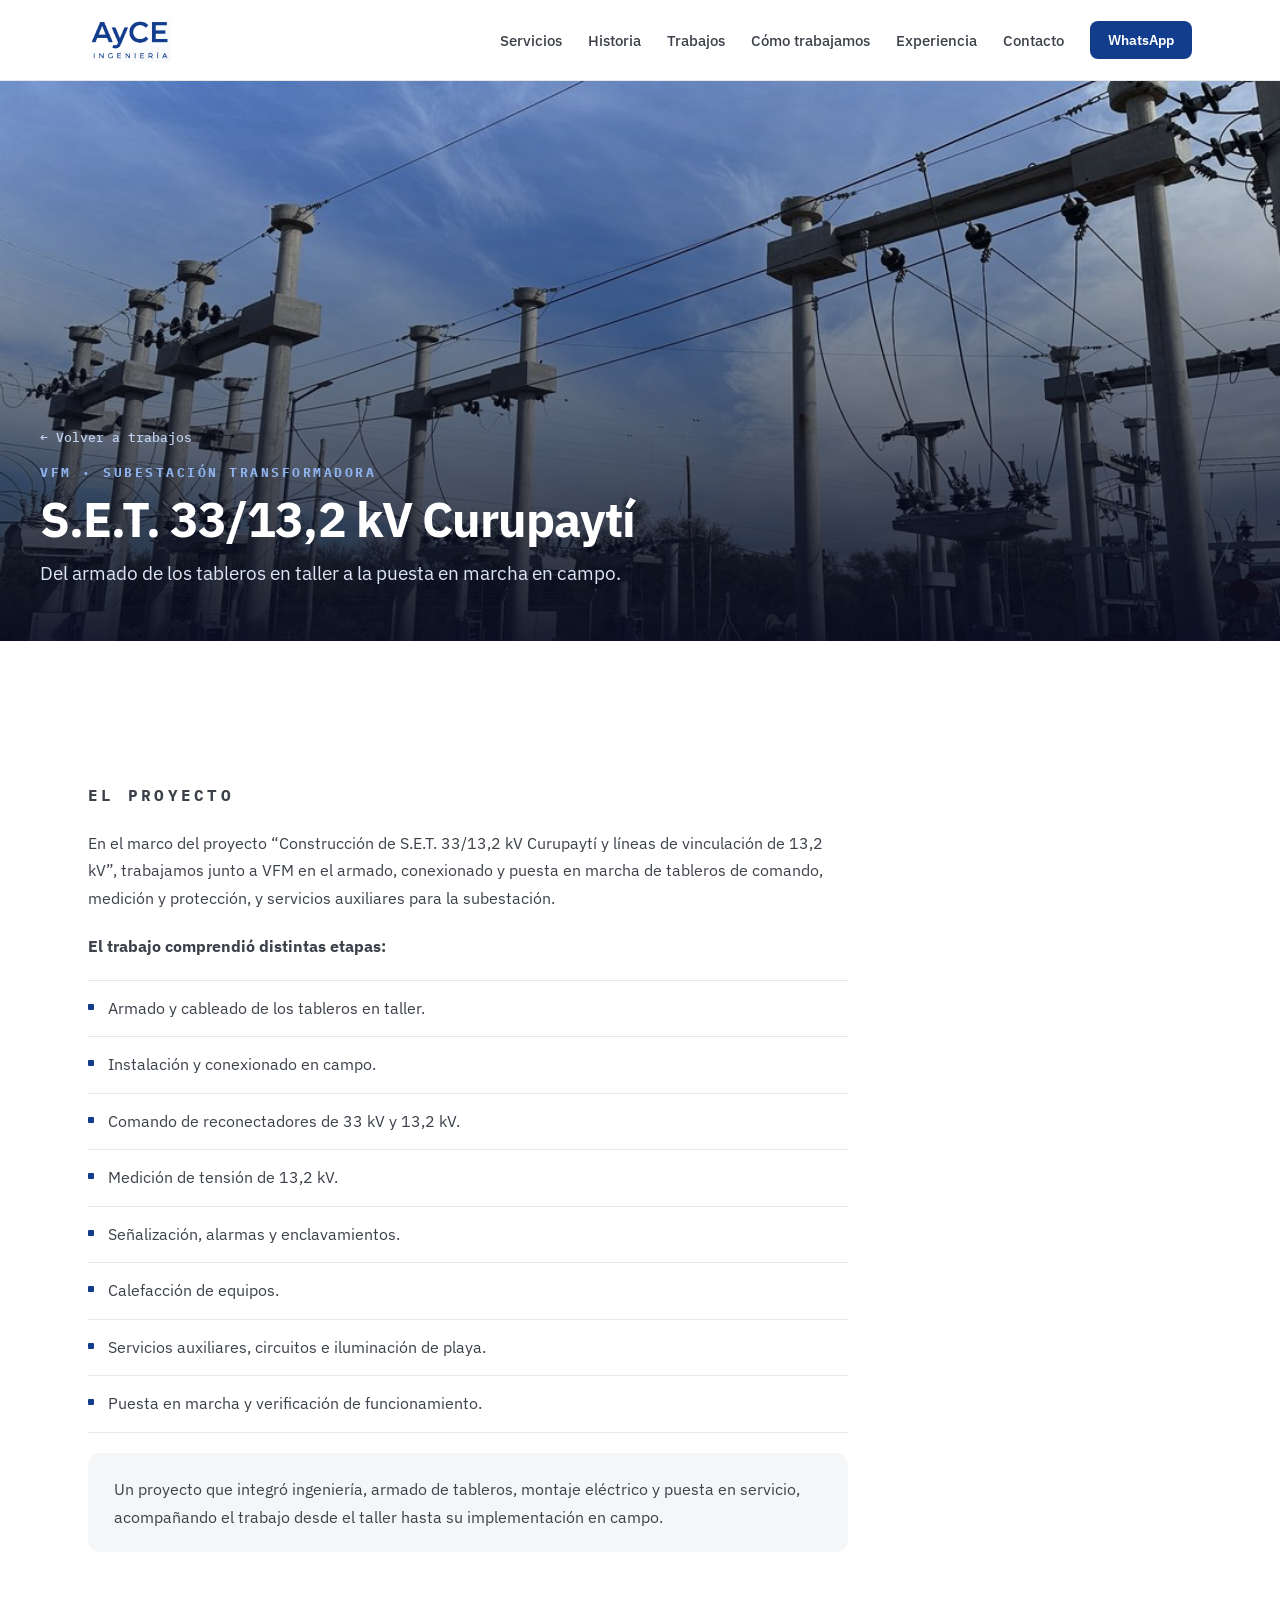
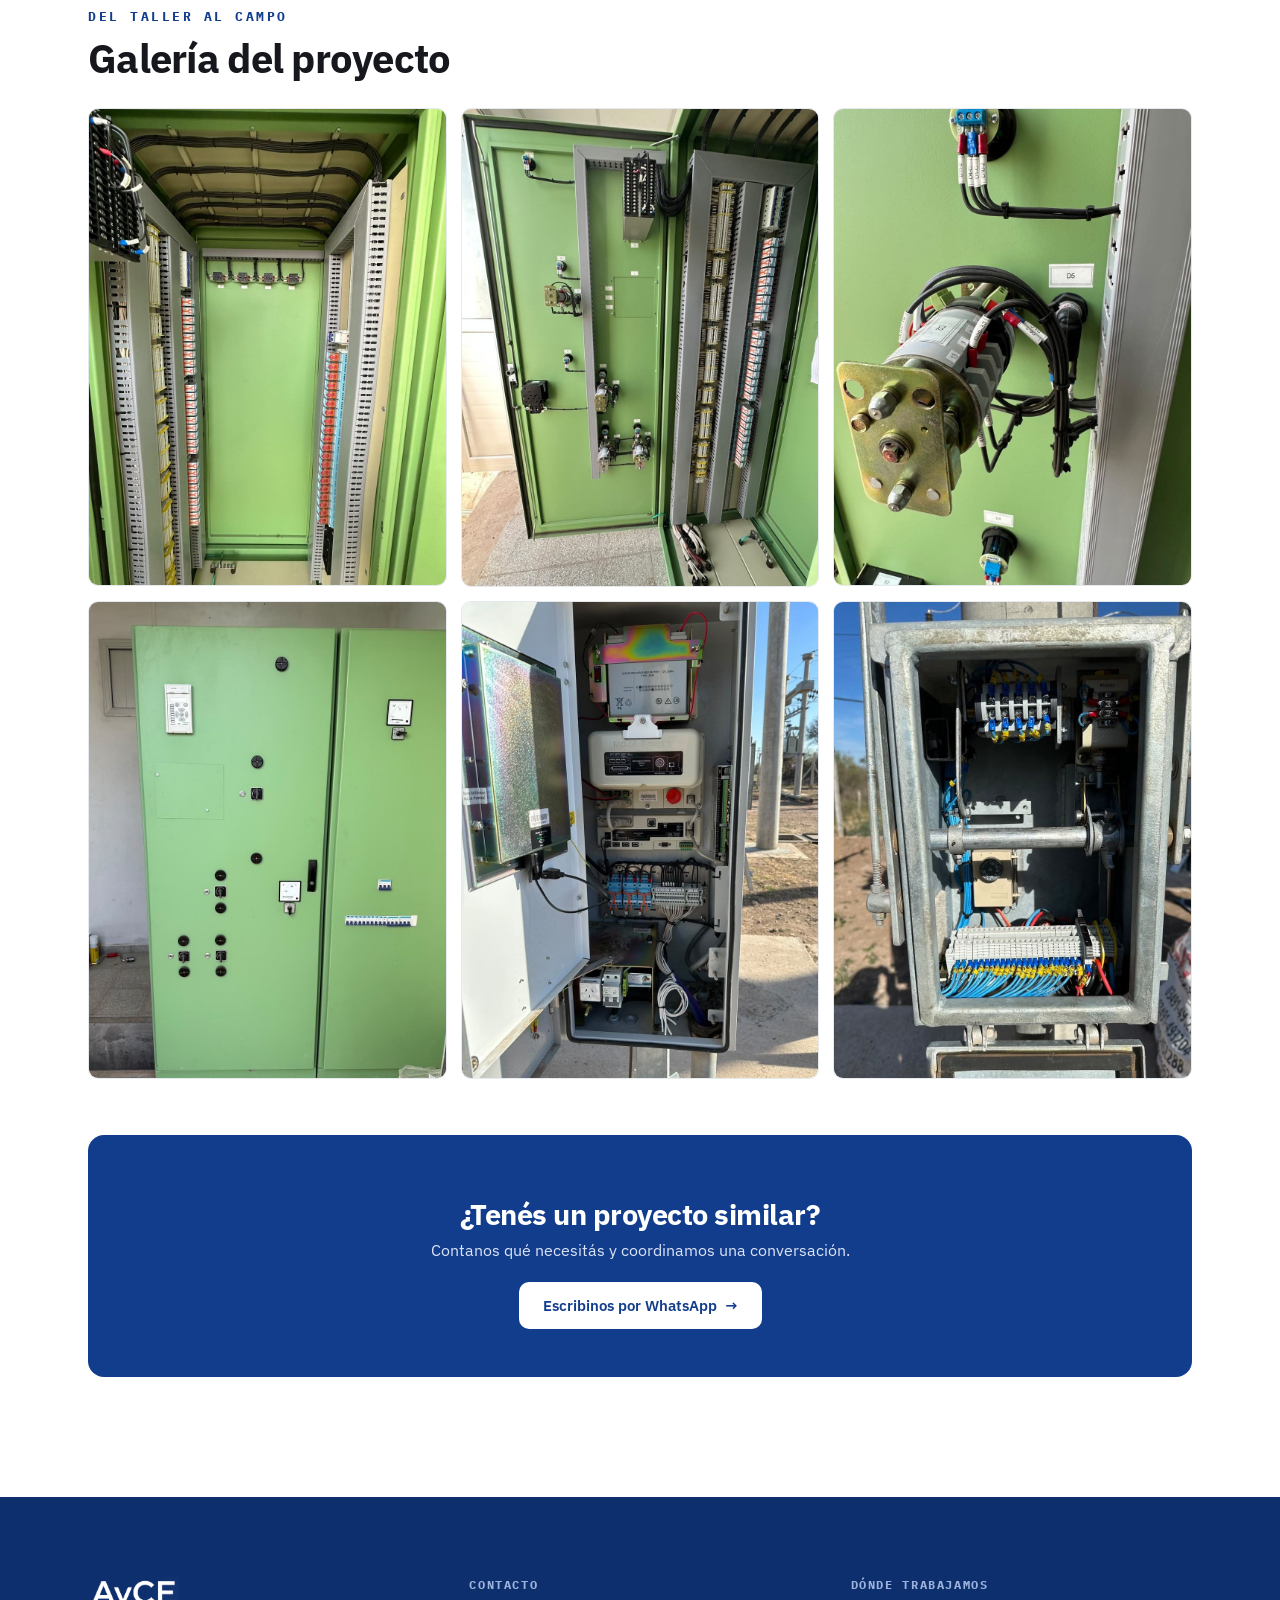
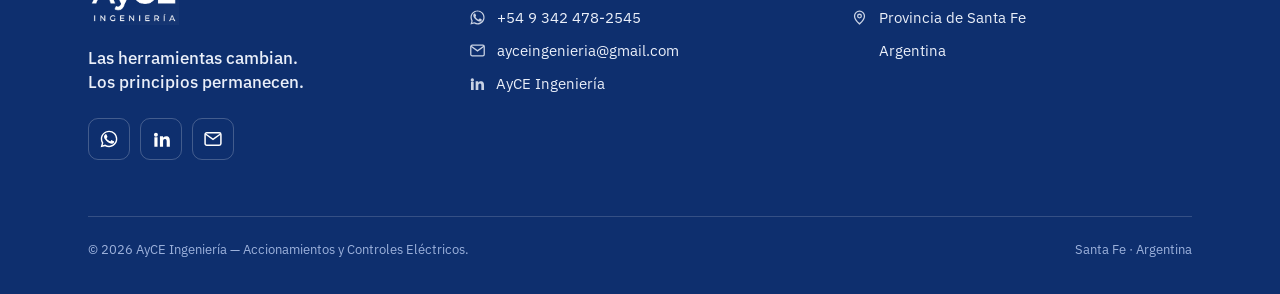
<file: trabajos/vfm-curupayti/index.html>
<!DOCTYPE html>
<html lang="es">
<head>
<meta charset="utf-8">
<meta name="viewport" content="width=device-width, initial-scale=1">
<title>VFM — S.E.T. 33/13,2 kV Curupaytí | AyCE Ingeniería</title>
<meta name="description" content="Armado, conexionado y puesta en marcha de tableros de comando, medición y protección para la S.E.T. 33/13,2 kV Curupaytí, en colaboración con VFM.">
<link rel="canonical" href="https://ayceingenieria.com.ar/trabajos/vfm-curupayti/">
<meta name="theme-color" content="#123D8D">

<meta property="og:type" content="article">
<meta property="og:locale" content="es_AR">
<meta property="og:site_name" content="AyCE Ingeniería">
<meta property="og:title" content="VFM — S.E.T. 33/13,2 kV Curupaytí | AyCE Ingeniería">
<meta property="og:description" content="Armado, conexionado y puesta en marcha de tableros de comando, medición y protección para la S.E.T. 33/13,2 kV Curupaytí.">
<meta property="og:url" content="https://ayceingenieria.com.ar/trabajos/vfm-curupayti/">
<meta property="og:image" content="https://ayceingenieria.com.ar/fotos/vfm-set-curupayti.jpg">
<meta name="twitter:card" content="summary_large_image">
<meta name="twitter:title" content="VFM — S.E.T. 33/13,2 kV Curupaytí | AyCE Ingeniería">
<meta name="twitter:image" content="https://ayceingenieria.com.ar/fotos/vfm-set-curupayti.jpg">

<link rel="icon" type="image/png" sizes="32x32" href="/assets/favicon-32.png">
<link rel="icon" type="image/png" sizes="512x512" href="/assets/favicon-512.png">
<link rel="apple-touch-icon" href="/assets/apple-touch-icon.png">

<script type="application/ld+json">{"@context":"https://schema.org","@type":"Article","headline":"VFM — S.E.T. 33/13,2 kV Curupaytí","description":"Armado, conexionado y puesta en marcha de tableros de comando, medición y protección, y servicios auxiliares para la S.E.T. 33/13,2 kV Curupaytí.","author":{"@type":"Organization","name":"AyCE Ingeniería"},"publisher":{"@type":"Organization","name":"AyCE Ingeniería"}}</script>

<link rel="preconnect" href="https://fonts.googleapis.com">
<link rel="preconnect" href="https://fonts.gstatic.com" crossorigin>
<link href="https://fonts.googleapis.com/css2?family=IBM+Plex+Mono:wght@400;500;700&family=IBM+Plex+Sans:wght@400;500;600;700&display=swap" rel="stylesheet">

<link rel="stylesheet" href="/styles.css">
<style>
/* estilos propios de la página de proyecto */
.proj-hero{position:relative;height:clamp(320px,52vw,560px);overflow:hidden}
.proj-hero img{width:100%;height:100%;object-fit:cover;display:block}
.proj-hero .cap{position:absolute;inset:0;display:flex;align-items:flex-end;background:linear-gradient(to top,rgba(7,13,32,.92) 0%,rgba(7,13,32,.55) 45%,rgba(7,13,32,.08) 100%)}
.proj-hero .in{width:100%;padding:clamp(28px,5vw,56px) 0}
.proj-back{display:inline-flex;align-items:center;gap:8px;color:#BFD0EE;font-family:var(--mono);font-size:13px;font-weight:500;margin-bottom:18px}
.proj-back:hover{color:#fff}
.proj-hero .eyebrow{color:#8FB3EE}
.proj-hero h1{color:#fff;font-size:clamp(1.8rem,4.4vw,3rem);line-height:1.08;letter-spacing:-.02em;font-weight:700;margin-top:14px}
.proj-hero .sub{color:#DCE5F7;font-size:clamp(1rem,1.6vw,1.2rem);margin-top:14px;max-width:56ch}

.proj-body{max-width:760px}
.proj-body p{color:var(--texto);font-size:1.02rem;line-height:1.7;margin-top:20px}
.proj-steps-tit{margin-top:44px;font-weight:700;font-size:1.05rem;color:var(--tinta)}
.proj-steps{margin-top:20px;display:grid;gap:0}
.proj-steps li{display:flex;gap:14px;align-items:flex-start;padding:16px 0;border-top:1px solid var(--linea);font-size:.98rem;line-height:1.5;color:var(--texto)}
.proj-steps li:last-child{border-bottom:1px solid var(--linea)}
.proj-steps .dot{margin-top:7px}
.proj-closing{margin-top:32px;padding:22px 26px;background:var(--fondo-2);border-radius:12px;font-size:1rem;line-height:1.65;color:var(--texto)}

.proj-gallery-tit{margin-top:8px}
.proj-gallery{margin-top:28px;display:grid;grid-template-columns:repeat(3,1fr);gap:14px}
.proj-gallery img{width:100%;aspect-ratio:3/4;object-fit:cover;border-radius:10px;display:block;border:1px solid var(--linea)}
@media(max-width:700px){.proj-gallery{grid-template-columns:repeat(2,1fr)}}

.proj-cta{margin-top:56px;padding:clamp(28px,5vw,48px);background:var(--azul);border-radius:16px;color:#fff;text-align:center}
.proj-cta h2{color:#fff;font-size:clamp(1.3rem,2.6vw,1.8rem)}
.proj-cta p{color:#DCE5F7;margin-top:10px}
.proj-cta .btn{margin-top:22px;background:#fff;color:var(--azul)}
.proj-cta .btn:hover{background:#EDF2FB;color:var(--azul-osc)}
</style>
</head>
<body>

<header>
  <div class="wrap nav">
    <a class="logo" href="/" aria-label="AyCE Ingeniería — inicio">
      <img src="/assets/logo-blue.png" alt="AyCE Ingeniería" width="1039" height="548">
    </a>
    <nav class="nav-desk" aria-label="Navegación principal">
      <a class="link" href="/#servicios">Servicios</a>
      <a class="link" href="/#historia">Historia</a>
      <a class="link" href="/#trabajos">Trabajos</a>
      <a class="link" href="/#proceso">Cómo trabajamos</a>
      <a class="link" href="/#experiencia">Experiencia</a>
      <a class="link" href="/#contacto">Contacto</a>
      <a class="nav-wa" href="https://wa.me/5493424782545?text=Hola%2C%20quisiera%20consultar%20por%20un%20proyecto." target="_blank" rel="noopener">WhatsApp</a>
    </nav>
    <button class="burger" type="button" id="burger" aria-label="Abrir menú" aria-expanded="false" aria-controls="menu-mob">
      <svg width="22" height="16" viewBox="0 0 22 16" aria-hidden="true"><rect y="0" width="22" height="2" rx="1" fill="#16181D"/><rect y="7" width="22" height="2" rx="1" fill="#16181D"/><rect y="14" width="22" height="2" rx="1" fill="#16181D"/></svg>
    </button>
  </div>
  <div class="menu-mob" id="menu-mob">
    <nav aria-label="Navegación móvil">
      <a href="/#servicios">Servicios</a>
      <a href="/#historia">Historia</a>
      <a href="/#trabajos">Trabajos</a>
      <a href="/#proceso">Cómo trabajamos</a>
      <a href="/#experiencia">Experiencia</a>
      <a href="/#contacto">Contacto</a>
      <a class="btn" href="https://wa.me/5493424782545?text=Hola%2C%20quisiera%20consultar%20por%20un%20proyecto." target="_blank" rel="noopener">Escribinos por WhatsApp</a>
    </nav>
  </div>
</header>

<main>

  <section class="proj-hero" aria-label="S.E.T. 33/13,2 kV Curupaytí">
    <img src="/fotos/vfm-set-curupayti.jpg" alt="Subestación transformadora 33/13,2 kV Curupaytí, obra junto a VFM">
    <div class="cap"><div class="wrap in">
      <a class="proj-back" href="/#trabajos">← Volver a trabajos</a>
      <p class="eyebrow" style="margin:0">VFM · Subestación transformadora</p>
      <h1>S.E.T. 33/13,2 kV Curupaytí</h1>
      <p class="sub">Del armado de los tableros en taller a la puesta en marcha en campo.</p>
    </div></div>
  </section>

  <section class="pad">
    <div class="wrap">
      <div class="proj-body">
        <p class="eyebrow">El proyecto</p>
        <p>En el marco del proyecto “Construcción de S.E.T. 33/13,2 kV Curupaytí y líneas de vinculación de 13,2 kV”, trabajamos junto a VFM en el armado, conexionado y puesta en marcha de tableros de comando, medición y protección, y servicios auxiliares para la subestación.</p>

        <p class="proj-steps-tit">El trabajo comprendió distintas etapas:</p>
        <ul class="proj-steps">
          <li><span class="dot"></span><span>Armado y cableado de los tableros en taller.</span></li>
          <li><span class="dot"></span><span>Instalación y conexionado en campo.</span></li>
          <li><span class="dot"></span><span>Comando de reconectadores de 33 kV y 13,2 kV.</span></li>
          <li><span class="dot"></span><span>Medición de tensión de 13,2 kV.</span></li>
          <li><span class="dot"></span><span>Señalización, alarmas y enclavamientos.</span></li>
          <li><span class="dot"></span><span>Calefacción de equipos.</span></li>
          <li><span class="dot"></span><span>Servicios auxiliares, circuitos e iluminación de playa.</span></li>
          <li><span class="dot"></span><span>Puesta en marcha y verificación de funcionamiento.</span></li>
        </ul>

        <p class="proj-closing">Un proyecto que integró ingeniería, armado de tableros, montaje eléctrico y puesta en servicio, acompañando el trabajo desde el taller hasta su implementación en campo.</p>
      </div>

      <div class="proj-gallery-tit">
        <p class="eyebrow" style="margin-top:56px">Del taller al campo</p>
        <h2 style="margin-top:12px">Galería del proyecto</h2>
      </div>
      <div class="proj-gallery">
        <img src="/fotos_vfm/planta-01.jpg" loading="lazy" alt="Armado de tablero en taller, proyecto VFM">
        <img src="/fotos_vfm/planta-02.jpg" loading="lazy" alt="Cableado de tablero en taller, proyecto VFM">
        <img src="/fotos_vfm/planta-03.jpg" loading="lazy" alt="Instrumentación del proyecto VFM">
        <img src="/fotos_vfm/planta-04.jpg" loading="lazy" alt="Tablero instalado en campo, proyecto VFM">
        <img src="/fotos_vfm/planta-05.jpg" loading="lazy" alt="Gabinete de intemperie, proyecto VFM">
        <img src="/fotos_vfm/planta-06.jpg" loading="lazy" alt="Conexionado de tablero en campo, proyecto VFM">
      </div>

      <div class="proj-cta">
        <h2>¿Tenés un proyecto similar?</h2>
        <p>Contanos qué necesitás y coordinamos una conversación.</p>
        <a class="btn" href="https://wa.me/5493424782545?text=Hola%2C%20vi%20el%20proyecto%20con%20VFM%20y%20quiero%20consultar%20por%20algo%20similar." target="_blank" rel="noopener">Escribinos por WhatsApp <span aria-hidden="true">→</span></a>
      </div>
    </div>
  </section>

</main>

<footer>
  <div class="wrap">
    <div class="f-grid">
      <div>
        <img class="f-logo" src="/assets/logo-white.png" alt="AyCE Ingeniería" width="1039" height="548">
        <p class="f-claim">Las herramientas cambian. Los principios permanecen.</p>
        <div class="f-social">
          <a href="https://wa.me/5493424782545?text=Hola%2C%20quisiera%20consultar%20por%20un%20proyecto." target="_blank" rel="noopener" aria-label="WhatsApp"><svg width="20" height="20" viewBox="0 0 24 24" fill="currentColor"><path d="M17.47 14.38c-.3-.15-1.75-.86-2.02-.96-.27-.1-.47-.15-.67.15-.2.3-.77.96-.94 1.16-.17.2-.35.22-.64.07-.3-.15-1.25-.46-2.38-1.47-.88-.78-1.47-1.75-1.65-2.05-.17-.3-.02-.46.13-.6.13-.13.3-.35.45-.52.15-.17.2-.3.3-.5.1-.2.05-.37-.03-.52-.07-.15-.67-1.6-.92-2.2-.24-.58-.48-.5-.67-.5h-.57c-.2 0-.52.07-.79.37s-1.04 1.02-1.04 2.48 1.07 2.88 1.22 3.08c.15.2 2.1 3.2 5.08 4.49.71.3 1.26.49 1.69.63.71.22 1.36.19 1.87.12.57-.09 1.75-.72 2-1.41.25-.7.25-1.29.17-1.41-.07-.13-.27-.2-.57-.35zM12.04 2C6.58 2 2.13 6.45 2.13 11.91c0 1.75.46 3.45 1.32 4.95L2 22l5.25-1.38a9.87 9.87 0 004.79 1.22h.01c5.46 0 9.91-4.45 9.91-9.91 0-2.65-1.03-5.14-2.9-7.01A9.82 9.82 0 0012.04 2zm0 18.02h-.01a8.2 8.2 0 01-4.18-1.15l-.3-.18-3.11.82.83-3.04-.2-.31a8.16 8.16 0 01-1.25-4.35c0-4.54 3.7-8.24 8.24-8.24 2.2 0 4.27.86 5.83 2.42a8.19 8.19 0 012.41 5.83c0 4.54-3.7 8.2-8.26 8.2z"/></svg></a>
          <a href="https://www.linkedin.com/company/ayce-ingeniería" target="_blank" rel="noopener" aria-label="LinkedIn"><svg width="19" height="19" viewBox="0 0 24 24" fill="currentColor"><path d="M4.98 3.5a2.5 2.5 0 100 5 2.5 2.5 0 000-5zM3 21h4V9H3v12zM10 21h4v-6.4c0-1.7.32-3.35 2.43-3.35 2.08 0 2.11 1.95 2.11 3.46V21h4v-7.1c0-3.47-.75-6.14-4.8-6.14-1.95 0-3.26 1.07-3.8 2.08h-.05V8H10v13z"/></svg></a>
          <a href="mailto:ayceingenieria@gmail.com" aria-label="Enviar mail"><svg width="20" height="20" viewBox="0 0 24 24" fill="none" stroke="currentColor" stroke-width="1.8"><rect x="2.5" y="4.5" width="19" height="15" rx="2"/><path d="M3 6l9 6.5L21 6"/></svg></a>
        </div>
      </div>
      <div>
        <div class="f-tit">Contacto</div>
        <div class="f-links">
          <a class="f-link" href="https://wa.me/5493424782545?text=Hola%2C%20quisiera%20consultar%20por%20un%20proyecto." target="_blank" rel="noopener"><svg width="17" height="17" viewBox="0 0 24 24" fill="currentColor"><path d="M17.47 14.38c-.3-.15-1.75-.86-2.02-.96-.27-.1-.47-.15-.67.15-.2.3-.77.96-.94 1.16-.17.2-.35.22-.64.07-.3-.15-1.25-.46-2.38-1.47-.88-.78-1.47-1.75-1.65-2.05-.17-.3-.02-.46.13-.6.13-.13.3-.35.45-.52.15-.17.2-.3.3-.5.1-.2.05-.37-.03-.52-.07-.15-.67-1.6-.92-2.2-.24-.58-.48-.5-.67-.5h-.57c-.2 0-.52.07-.79.37s-1.04 1.02-1.04 2.48 1.07 2.88 1.22 3.08c.15.2 2.1 3.2 5.08 4.49.71.3 1.26.49 1.69.63.71.22 1.36.19 1.87.12.57-.09 1.75-.72 2-1.41.25-.7.25-1.29.17-1.41-.07-.13-.27-.2-.57-.35zM12.04 2C6.58 2 2.13 6.45 2.13 11.91c0 1.75.46 3.45 1.32 4.95L2 22l5.25-1.38a9.87 9.87 0 004.79 1.22h.01c5.46 0 9.91-4.45 9.91-9.91 0-2.65-1.03-5.14-2.9-7.01A9.82 9.82 0 0012.04 2zm0 18.02h-.01a8.2 8.2 0 01-4.18-1.15l-.3-.18-3.11.82.83-3.04-.2-.31a8.16 8.16 0 01-1.25-4.35c0-4.54 3.7-8.24 8.24-8.24 2.2 0 4.27.86 5.83 2.42a8.19 8.19 0 012.41 5.83c0 4.54-3.7 8.2-8.26 8.2z"/></svg>+54 9 342 478-2545</a>
          <a class="f-link" href="mailto:ayceingenieria@gmail.com"><svg width="17" height="17" viewBox="0 0 24 24" fill="none" stroke="currentColor" stroke-width="1.8"><rect x="2.5" y="4.5" width="19" height="15" rx="2"/><path d="M3 6l9 6.5L21 6"/></svg>ayceingenieria@gmail.com</a>
          <a class="f-link" href="https://www.linkedin.com/company/ayce-ingeniería" target="_blank" rel="noopener"><svg width="16" height="16" viewBox="0 0 24 24" fill="currentColor"><path d="M4.98 3.5a2.5 2.5 0 100 5 2.5 2.5 0 000-5zM3 21h4V9H3v12zM10 21h4v-6.4c0-1.7.32-3.35 2.43-3.35 2.08 0 2.11 1.95 2.11 3.46V21h4v-7.1c0-3.47-.75-6.14-4.8-6.14-1.95 0-3.26 1.07-3.8 2.08h-.05V8H10v13z"/></svg>AyCE Ingeniería</a>
        </div>
      </div>
      <div>
        <div class="f-tit">Dónde trabajamos</div>
        <div class="f-links">
          <span class="f-link"><svg width="17" height="17" viewBox="0 0 24 24" fill="none" stroke="currentColor" stroke-width="1.8"><path d="M12 21s7-5.5 7-11a7 7 0 10-14 0c0 5.5 7 11 7 11z"/><circle cx="12" cy="10" r="2.6"/></svg>Provincia de Santa Fe</span>
          <span class="f-link" style="padding-left:28px">Argentina</span>
        </div>
      </div>
    </div>
    <div class="f-bottom">
      <span>© <span id="year">2026</span> AyCE Ingeniería — Accionamientos y Controles Eléctricos.</span>
      <span>Santa Fe · Argentina</span>
    </div>
  </div>
</footer>

<script>
(function(){
  document.getElementById('year').textContent = new Date().getFullYear();
  var burger = document.getElementById('burger'), menu = document.getElementById('menu-mob');
  burger.addEventListener('click', function(){
    var open = menu.classList.toggle('open');
    burger.setAttribute('aria-expanded', open ? 'true' : 'false');
    burger.setAttribute('aria-label', open ? 'Cerrar menú' : 'Abrir menú');
  });
  menu.querySelectorAll('a').forEach(function(a){
    a.addEventListener('click', function(){
      menu.classList.remove('open');
      burger.setAttribute('aria-expanded','false');
    });
  });
})();
</script>

</body>
</html>
</file>
<file: styles.css>
:root{
  --azul:#123D8D; --azul-osc:#0E2F6E; --azul-claro:#EDF2FB; --borde-azul:#C4D0E8;
  --tinta:#16181D; --texto:#3c414a; --texto-2:#565b63; --tenue:#8a8f97;
  --linea:#E6E9EE; --linea-2:#E8E8E8; --fondo-2:#F5F6F8;
  --mono:'IBM Plex Mono',ui-monospace,monospace;
}
*{box-sizing:border-box;margin:0;padding:0}
html{scroll-behavior:smooth}
body{font-family:'IBM Plex Sans',system-ui,-apple-system,sans-serif;color:var(--tinta);background:#fff;-webkit-font-smoothing:antialiased;text-rendering:optimizeLegibility;overflow-x:hidden}
img{display:block;max-width:100%}
a{color:var(--azul);text-decoration:none}
a:hover{color:var(--azul-osc)}
button{font-family:inherit}
:focus-visible{outline:2px solid var(--azul);outline-offset:3px;border-radius:3px}
::selection{background:var(--azul);color:#fff}
ul,ol{list-style:none}

.wrap{max-width:1200px;margin:0 auto;padding:0 clamp(20px,5vw,48px)}
section{scroll-margin-top:96px}
@media(max-width:900px){section{scroll-margin-top:86px}}
.pad{padding:clamp(64px,10vw,120px) 0}
.gris{background:var(--fondo-2);border-top:1px solid #EDEFF2;border-bottom:1px solid #EDEFF2}
.eyebrow{font-family:var(--mono);font-size:12.5px;letter-spacing:.2em;text-transform:uppercase;color:var(--azul);font-weight:700}
h2{font-size:clamp(1.7rem,3.4vw,2.5rem);line-height:1.1;letter-spacing:-.018em;font-weight:700;color:var(--tinta);margin:16px 0 0;text-wrap:balance}
.lede{margin:18px 0 0;font-size:clamp(1rem,1.4vw,1.12rem);line-height:1.6;color:var(--texto-2);text-wrap:pretty}
.btn{display:inline-flex;align-items:center;justify-content:center;gap:8px;background:var(--azul);color:#fff;padding:14px 24px;border:none;border-radius:10px;font-weight:600;font-size:15px;cursor:pointer;transition:background .2s,transform .2s}
.btn:hover{background:var(--azul-osc);color:#fff;transform:translateY(-2px)}
.btn-2{background:#fff;color:var(--azul);border:1px solid var(--borde-azul)}
.btn-2:hover{background:#F3F6FC;border-color:var(--azul);color:var(--azul);transform:none}

/* banda deslizante de palabras clave */
.ticker{background:var(--azul);overflow:hidden;position:relative}
.ticker-track{display:flex;width:max-content;animation:tick 46s linear infinite}
@media (hover:hover) and (pointer:fine){.ticker-track:hover{animation-play-state:paused}}
.ticker-group{display:flex;align-items:center;flex:0 0 auto}
.ticker-item{display:inline-flex;align-items:center;gap:20px;padding:15px 0;color:#fff;font-family:var(--mono);font-size:12.5px;font-weight:700;letter-spacing:.16em;text-transform:uppercase;white-space:nowrap}
.ticker-item::after{content:'';width:5px;height:5px;border-radius:50%;background:#7FA0DA;flex:0 0 auto}
.ticker-item{padding-left:20px}
@keyframes tick{from{transform:translateX(0)}to{transform:translateX(-50%)}}

/* cinta de fotos en obra */
.foto-ticker{background:#fff;overflow:hidden;position:relative;isolation:isolate}
.foto-ticker::before,.foto-ticker::after{content:'';position:absolute;top:0;bottom:0;width:clamp(50px,9vw,130px);z-index:2;pointer-events:none}
.foto-ticker::before{left:0;background:linear-gradient(to right,#fff 0%,rgba(255,255,255,.7) 45%,rgba(255,255,255,0) 100%)}
.foto-ticker::after{right:0;background:linear-gradient(to left,#fff 0%,rgba(255,255,255,.7) 45%,rgba(255,255,255,0) 100%)}
.foto-ticker-track{display:flex;width:max-content;animation:tickimg 78s linear infinite}
@media (hover:hover) and (pointer:fine){.foto-ticker-track:hover{animation-play-state:paused}}
.foto-ticker-group{display:flex;align-items:center;flex:0 0 auto}
.foto-ticker-item{height:clamp(160px,22vw,260px);flex:0 0 auto;margin-right:4px}
.foto-ticker-item img{height:100%;width:auto;display:block;object-fit:cover}
@keyframes tickimg{from{transform:translateX(0)}to{transform:translateX(-50%)}}
@media(prefers-reduced-motion:reduce){
  .foto-ticker-track{animation:none}
  .foto-ticker{overflow-x:auto}
}
@media(prefers-reduced-motion:reduce){
  .ticker-track{animation:none}
  .ticker{overflow-x:auto}
}

/* header */
header{position:sticky;top:0;z-index:60;background:rgba(255,255,255,.9);backdrop-filter:saturate(1.4) blur(12px);-webkit-backdrop-filter:saturate(1.4) blur(12px);border-bottom:1px solid var(--linea-2)}
.nav{height:80px;display:flex;align-items:center;justify-content:space-between;gap:20px}
.nav .logo img{height:44px;width:auto}
.nav-desk{display:flex;align-items:center;gap:26px}
.nav-desk a.link{font-size:15px;color:var(--texto);font-weight:500;transition:color .18s}
.nav-desk a.link:hover{color:var(--azul)}
.nav-wa{background:var(--azul);color:#fff;padding:10px 18px;border-radius:8px;font-size:14px;font-weight:600;white-space:nowrap;transition:background .2s}
.nav-wa:hover{background:var(--azul-osc);color:#fff}
.burger{display:none;align-items:center;justify-content:center;width:44px;height:44px;border:1px solid #E1E4E9;border-radius:9px;background:#fff;cursor:pointer}
.menu-mob{display:none;border-top:1px solid var(--linea-2);background:#fff;padding:10px clamp(20px,5vw,48px) 22px}
.menu-mob a{padding:14px 2px;font-size:16px;color:var(--tinta);font-weight:500;border-bottom:1px solid #F0F1F4;display:block}
.menu-mob .btn{margin-top:16px;width:100%}
@media(max-width:900px){
  .nav-desk{display:none}
  .burger{display:inline-flex}
  .menu-mob.open{display:block}
  .nav{height:70px}
  .nav .logo img{height:38px}
}

/* hero */
.hero{padding:clamp(52px,8vw,96px) 0 clamp(44px,5vw,64px)}
.hero-top{max-width:1000px}
.hero-grid{display:grid;grid-template-columns:1.05fr .95fr;gap:clamp(32px,5vw,64px);align-items:center;margin-top:clamp(28px,3.5vw,44px)}
.hero h1{font-size:clamp(2.2rem,5.4vw,3.7rem);line-height:1.06;letter-spacing:-.022em;font-weight:700;margin:18px 0 0;color:var(--tinta)}
.hero .sub{margin:24px 0 0;font-size:clamp(1.05rem,1.6vw,1.28rem);line-height:1.6;color:#4a4f57;max-width:52ch;text-wrap:pretty}
.hero-ctas{display:flex;flex-wrap:wrap;gap:12px;margin-top:32px}
.stats{display:grid;grid-template-columns:repeat(auto-fit,minmax(150px,1fr));gap:24px 20px;margin-top:clamp(40px,5vw,58px);padding-top:26px;border-top:1px solid #E3E6EB}
.stats .n{font-size:clamp(1.5rem,2.4vw,1.9rem);font-weight:700;color:var(--azul);line-height:1}
.stats .l{font-size:13px;color:#666;margin-top:5px}
.hero-img{width:100%;height:auto;aspect-ratio:4/5;object-fit:cover;border-radius:10px;border:1px solid #E2E5EA;box-shadow:0 30px 60px -30px rgba(16,24,40,.35)}
.hist-img{aspect-ratio:4/5}

/* carrusel de historia */
.hist-carousel{position:relative;aspect-ratio:16/9;border-radius:10px;overflow:hidden;border:1px solid #E2E5EA;box-shadow:0 30px 60px -30px rgba(16,24,40,.35);background:#EEF0F3}
.hist-track{display:flex;width:100%;height:100%;transition:transform .55s cubic-bezier(.4,0,.2,1)}
.hist-slide{flex:0 0 100%;height:100%;margin:0}
.hist-slide img{width:100%;height:100%;object-fit:cover;display:block}
.hist-slide.vertical img{object-position:center 50%}
.hist-arrow{position:absolute;top:50%;transform:translateY(-50%);width:38px;height:38px;border-radius:50%;border:none;background:rgba(10,16,32,.45);color:#fff;font-size:20px;line-height:1;cursor:pointer;display:flex;align-items:center;justify-content:center;transition:background .2s;z-index:2}
.hist-arrow:hover{background:rgba(10,16,32,.7)}
.hist-arrow.prev{left:12px}
.hist-arrow.next{right:12px}
.hist-dots{position:absolute;left:0;right:0;bottom:14px;display:flex;justify-content:center;gap:8px;z-index:2}
.hist-dots button{width:8px;height:8px;border-radius:50%;border:none;background:rgba(255,255,255,.55);padding:0;cursor:pointer;transition:background .2s,transform .2s}
.hist-dots button[aria-selected="true"]{background:#fff;transform:scale(1.25)}
@media(prefers-reduced-motion:reduce){.hist-track{transition:none}}

@media(max-width:860px){.hero-grid{grid-template-columns:1fr}}

/* servicios */
.cards{margin-top:clamp(36px,5vw,56px);display:grid;grid-template-columns:repeat(auto-fit,minmax(280px,1fr));gap:22px}
.card{border:1px solid var(--linea);border-radius:14px;padding:clamp(24px,3vw,32px);background:#fff;display:flex;flex-direction:column;gap:14px;box-shadow:0 1px 2px rgba(16,24,40,.04),0 10px 26px -20px rgba(16,24,40,.28);transition:border-color .25s,box-shadow .25s,transform .25s}
.card:hover{border-color:var(--borde-azul);box-shadow:0 20px 40px -28px rgba(16,24,40,.3);transform:translateY(-4px)}
.card .n{font-family:var(--mono);font-size:13px;font-weight:700;color:var(--azul);letter-spacing:.05em}
.card h3{font-size:1.24rem;line-height:1.25;font-weight:600;letter-spacing:-.01em}
.card p{font-size:15px;line-height:1.55;color:var(--texto-2)}
.card ul{display:flex;flex-direction:column;gap:11px;margin-top:4px}
.card li{display:flex;gap:11px;align-items:flex-start;font-size:14.5px;color:#4a4f57;line-height:1.5}
.dot{flex:0 0 auto;width:6px;height:6px;background:var(--azul);border-radius:1px;margin-top:8px}

/* historia */
.dos-col{display:grid;grid-template-columns:repeat(auto-fit,minmax(300px,1fr));gap:clamp(32px,5vw,64px);align-items:center}
.hist p:not(.eyebrow){margin:20px 0 0;font-size:1.05rem;line-height:1.65;color:#4a4f57;text-wrap:pretty}
.pills{display:flex;flex-wrap:wrap;gap:14px;margin-top:30px}
.pill{background:#fff;border:1px solid #E3E6EB;border-radius:10px;padding:14px 18px}
.pill .a{font-size:1.2rem;font-weight:700;color:var(--azul);line-height:1}
.pill .b{font-size:12.5px;color:#666;margin-top:4px}
blockquote{margin:clamp(40px,6vw,64px) 0 0;border-left:3px solid var(--azul);padding:6px 0 6px 26px;font-size:clamp(1.3rem,2.7vw,2rem);line-height:1.3;font-weight:500;letter-spacing:-.01em;max-width:900px;text-wrap:balance}

/* galería */
.chips{display:flex;flex-wrap:wrap;gap:9px}
.chip{border:1px solid #D5D9E0;background:#fff;color:var(--texto);padding:9px 18px;border-radius:999px;font-size:14px;font-weight:500;cursor:pointer;transition:background .18s,color .18s,border-color .18s}
.chip:hover{border-color:var(--azul);color:var(--azul)}
.chip[aria-pressed="true"]{background:var(--azul);color:#fff;border-color:var(--azul)}
.arrows{display:flex;gap:8px}
.arrow{width:44px;height:44px;border:1px solid #D5D9E0;background:#fff;border-radius:10px;cursor:pointer;font-size:20px;color:var(--tinta);display:flex;align-items:center;justify-content:center;transition:border-color .2s,color .2s}
.arrow:hover{border-color:var(--azul);color:var(--azul)}
.track{margin-top:22px;display:flex;gap:16px;overflow-x:auto;scroll-snap-type:x mandatory;padding:2px 2px 18px;-webkit-overflow-scrolling:touch;scrollbar-width:thin;scrollbar-color:#c8cdd6 transparent;transition:opacity .3s ease}
.track::-webkit-scrollbar{height:8px}
.track::-webkit-scrollbar-track{background:transparent}
.track::-webkit-scrollbar-thumb{background:#cdd2db;border-radius:8px}
figure{flex:0 0 clamp(240px,74vw,318px);scroll-snap-align:start;background:#fff;border:1px solid var(--linea);border-radius:12px;overflow:hidden;display:flex;flex-direction:column}
figure img{width:100%;height:auto;aspect-ratio:3/4;object-fit:cover;background:#EEF0F3}
figcaption{padding:15px 16px 16px;display:flex;flex-direction:column;gap:11px;flex:1}
figcaption p{font-size:14px;line-height:1.45;color:var(--texto);flex:1}
.tags{display:flex;flex-wrap:wrap;gap:6px}
.tag{font-family:var(--mono);font-size:10.5px;font-weight:700;letter-spacing:.07em;text-transform:uppercase;color:var(--azul);background:var(--azul-claro);border-radius:5px;padding:3px 8px}
/* trabajos — grilla a todo el ancho, tarjetas que se dan vuelta */
.flip-grid{margin-top:clamp(36px,5vw,56px);width:100vw;position:relative;left:50%;right:50%;margin-left:-50vw;margin-right:-50vw;display:grid;grid-template-columns:repeat(3,1fr);gap:0}
.flip-card{aspect-ratio:4/3;perspective:1200px}
.flip-inner{position:relative;width:100%;height:100%;text-align:left;transition:transform .6s cubic-bezier(.4,0,.2,1);transform-style:preserve-3d}
.flip-card:hover .flip-inner,.flip-card:focus-within .flip-inner{transform:rotateY(180deg)}
.flip-front,.flip-back{position:absolute;inset:0;-webkit-backface-visibility:hidden;backface-visibility:hidden;overflow:hidden}
.flip-front img{width:100%;height:100%;object-fit:cover;display:block}
.flip-front.contain{background:#0B1220}
.flip-front.contain img{object-fit:contain}
.flip-back{transform:rotateY(180deg);background:var(--azul);color:#fff;display:flex;flex-direction:column;justify-content:center;padding:clamp(24px,4vw,44px)}
.flip-back h3{font-size:clamp(1rem,1.6vw,1.2rem);line-height:1.3;font-weight:700;letter-spacing:-.01em}
.flip-back p{margin-top:12px;font-size:14px;line-height:1.55;color:#DCE5F7}
.flip-back-link{display:inline-flex;align-items:center;gap:6px;margin-top:16px;color:#fff;font-family:var(--mono);font-size:12.5px;font-weight:700;letter-spacing:.03em;text-decoration:underline;text-underline-offset:3px}
@media(max-width:860px){.flip-grid{grid-template-columns:repeat(2,1fr)}}
@media(max-width:560px){.flip-grid{grid-template-columns:1fr}.flip-card{aspect-ratio:16/11}}

@media(prefers-reduced-motion:reduce){
  .flip-card{aspect-ratio:auto;perspective:none}
  .flip-inner{position:static;transition:none;transform:none!important}
  .flip-front{position:static;aspect-ratio:4/3}
  .flip-back{position:static;transform:none}
}

/* banda */
.banda{position:relative;height:clamp(320px,50vw,660px);overflow:hidden;isolation:isolate}
.banda img{width:100%;height:100%;object-fit:cover;object-position:center 42%}
.banda::before,.banda::after{content:'';position:absolute;left:0;right:0;z-index:2;pointer-events:none}
.banda::before{top:0;height:clamp(80px,13vw,150px);background:linear-gradient(to bottom,#fff 0%,rgba(255,255,255,.72) 38%,rgba(255,255,255,0) 100%)}
.banda::after{bottom:0;height:clamp(80px,13vw,150px);background:linear-gradient(to top,var(--fondo-2) 0%,rgba(245,246,248,.72) 38%,rgba(245,246,248,0) 100%)}
.banda .cap{position:absolute;inset:0;z-index:3;display:flex;align-items:center;background:linear-gradient(to right,rgba(7,16,38,.86) 0%,rgba(7,16,38,.62) 42%,rgba(7,16,38,.12) 72%,rgba(7,16,38,0) 100%)}
.banda .cap .in{max-width:1200px;width:100%;margin:0 auto;padding:0 clamp(20px,5vw,48px);color:#fff}
.banda .cap .t{font-family:var(--mono);font-size:11.5px;font-weight:700;letter-spacing:.14em;text-transform:uppercase;color:#BFD0EE;text-shadow:0 1px 8px rgba(0,0,0,.5)}
.banda .cap .d{margin-top:10px;font-size:clamp(1.15rem,2.4vw,1.7rem);font-weight:700;line-height:1.25;max-width:19ch;text-wrap:balance;text-shadow:0 2px 14px rgba(0,0,0,.55)}

/* proceso */
.pcards{margin-top:clamp(34px,5vw,52px);display:grid;grid-template-columns:repeat(auto-fit,minmax(240px,1fr));gap:20px}
.pcard{background:#fff;border:1px solid var(--linea);border-radius:14px;padding:26px;display:flex;flex-direction:column;gap:10px}
.pcard .n{font-family:var(--mono);font-size:13px;color:var(--azul);font-weight:700}
.pcard h3{font-size:1.08rem;line-height:1.3;font-weight:600;letter-spacing:-.005em}
.pcard p{font-size:14px;line-height:1.55;color:var(--texto-2)}

/* experiencia */
.form-list li{display:flex;gap:14px;align-items:flex-start;padding:18px 0;border-top:1px solid var(--linea);font-size:15.5px;line-height:1.55;color:var(--texto)}
.form-list .dot{width:7px;height:7px}

/* contacto */
.contacto-grid{margin-top:clamp(32px,4vw,48px);display:grid;grid-template-columns:repeat(auto-fit,minmax(300px,1fr));gap:clamp(24px,3vw,40px);align-items:start}
form.caja,.datos{background:#fff;border:1px solid var(--linea);border-radius:16px;padding:clamp(24px,3vw,34px)}
form.caja{display:flex;flex-direction:column;gap:18px}
.campo{display:flex;flex-direction:column;gap:7px}
label{font-size:13px;font-weight:600;color:var(--tinta)}
label span{color:var(--tenue);font-weight:400}
input,textarea{width:100%;padding:12px 14px;border:1px solid #D5DAE2;border-radius:9px;font-size:15px;color:var(--tinta);background:#fff;font-family:inherit;transition:border-color .18s,box-shadow .18s}
textarea{resize:vertical;line-height:1.5}
input:focus,textarea:focus{outline:none;border-color:var(--azul);box-shadow:0 0 0 3px rgba(18,61,141,.13)}
.nota{font-size:12.5px;color:var(--tenue);line-height:1.5}
.datos{display:flex;flex-direction:column;gap:22px}
.dato-lab{font-family:var(--mono);font-size:11.5px;font-weight:700;letter-spacing:.14em;text-transform:uppercase;color:var(--tenue);margin-bottom:5px}
.dato-val{font-size:15.5px;color:var(--tinta)}
.dato-item{display:flex;gap:14px;align-items:flex-start}
.dato-ico{flex:0 0 auto;width:38px;height:38px;border-radius:9px;background:var(--azul-claro);display:flex;align-items:center;justify-content:center;color:var(--azul)}

/* footer */
footer{background:var(--azul-osc);color:#fff;padding:clamp(48px,7vw,80px) 0 36px}
.f-grid{display:grid;grid-template-columns:repeat(auto-fit,minmax(260px,1fr));gap:40px;align-items:start}
footer img.f-logo{height:48px;width:auto}
.f-claim{margin-top:22px;font-size:1.05rem;line-height:1.4;font-weight:500;color:#EAEFF9;max-width:26ch;text-wrap:balance}
.f-tit{font-family:var(--mono);font-size:11.5px;font-weight:700;letter-spacing:.14em;text-transform:uppercase;color:#9DB2DC;margin-bottom:16px}
.f-links{display:flex;flex-direction:column;gap:14px}
.f-link{display:inline-flex;align-items:center;gap:11px;color:#EAEFF9;font-size:14.5px;transition:color .18s}
.f-link:hover{color:#fff}
.f-link svg{flex:0 0 auto;opacity:.85}
.f-link:hover svg{opacity:1}
.f-social{display:flex;gap:10px;margin-top:24px}
.f-social a{width:42px;height:42px;border-radius:10px;border:1px solid rgba(255,255,255,.22);display:flex;align-items:center;justify-content:center;color:#fff;transition:background .2s,border-color .2s}
.f-social a:hover{background:rgba(255,255,255,.12);border-color:rgba(255,255,255,.45);color:#fff}
.f-bottom{margin-top:clamp(36px,5vw,56px);padding-top:24px;border-top:1px solid rgba(255,255,255,.16);display:flex;flex-wrap:wrap;gap:10px;justify-content:space-between;font-size:13px;color:#9DB2DC}

/* reveal */
[data-reveal]{opacity:0;transform:translateY(14px);transition:opacity .6s ease,transform .6s ease}
[data-reveal].vis{opacity:1;transform:none}
@media(prefers-reduced-motion:reduce){
  html{scroll-behavior:auto}
  *{animation:none!important;transition:none!important}
  [data-reveal]{opacity:1!important;transform:none!important}
  .track{scroll-behavior:auto}
}
</file>
